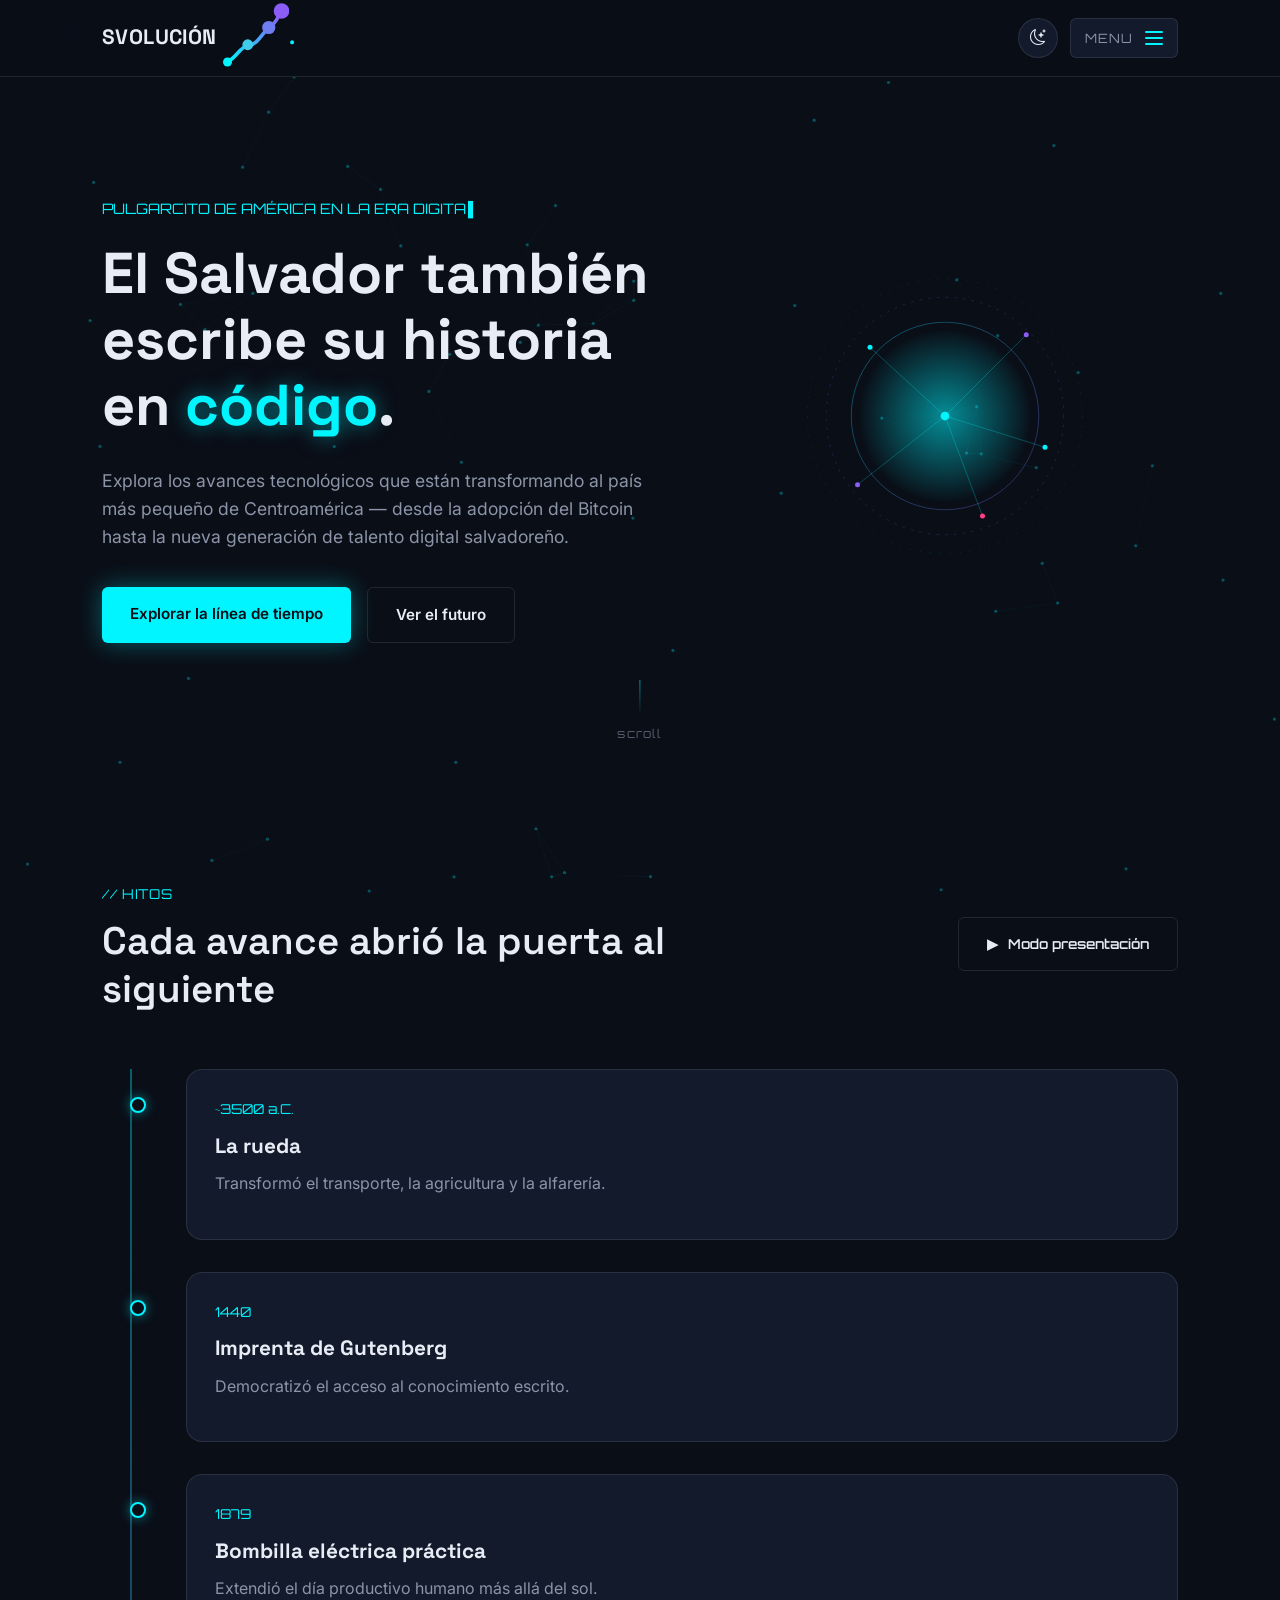
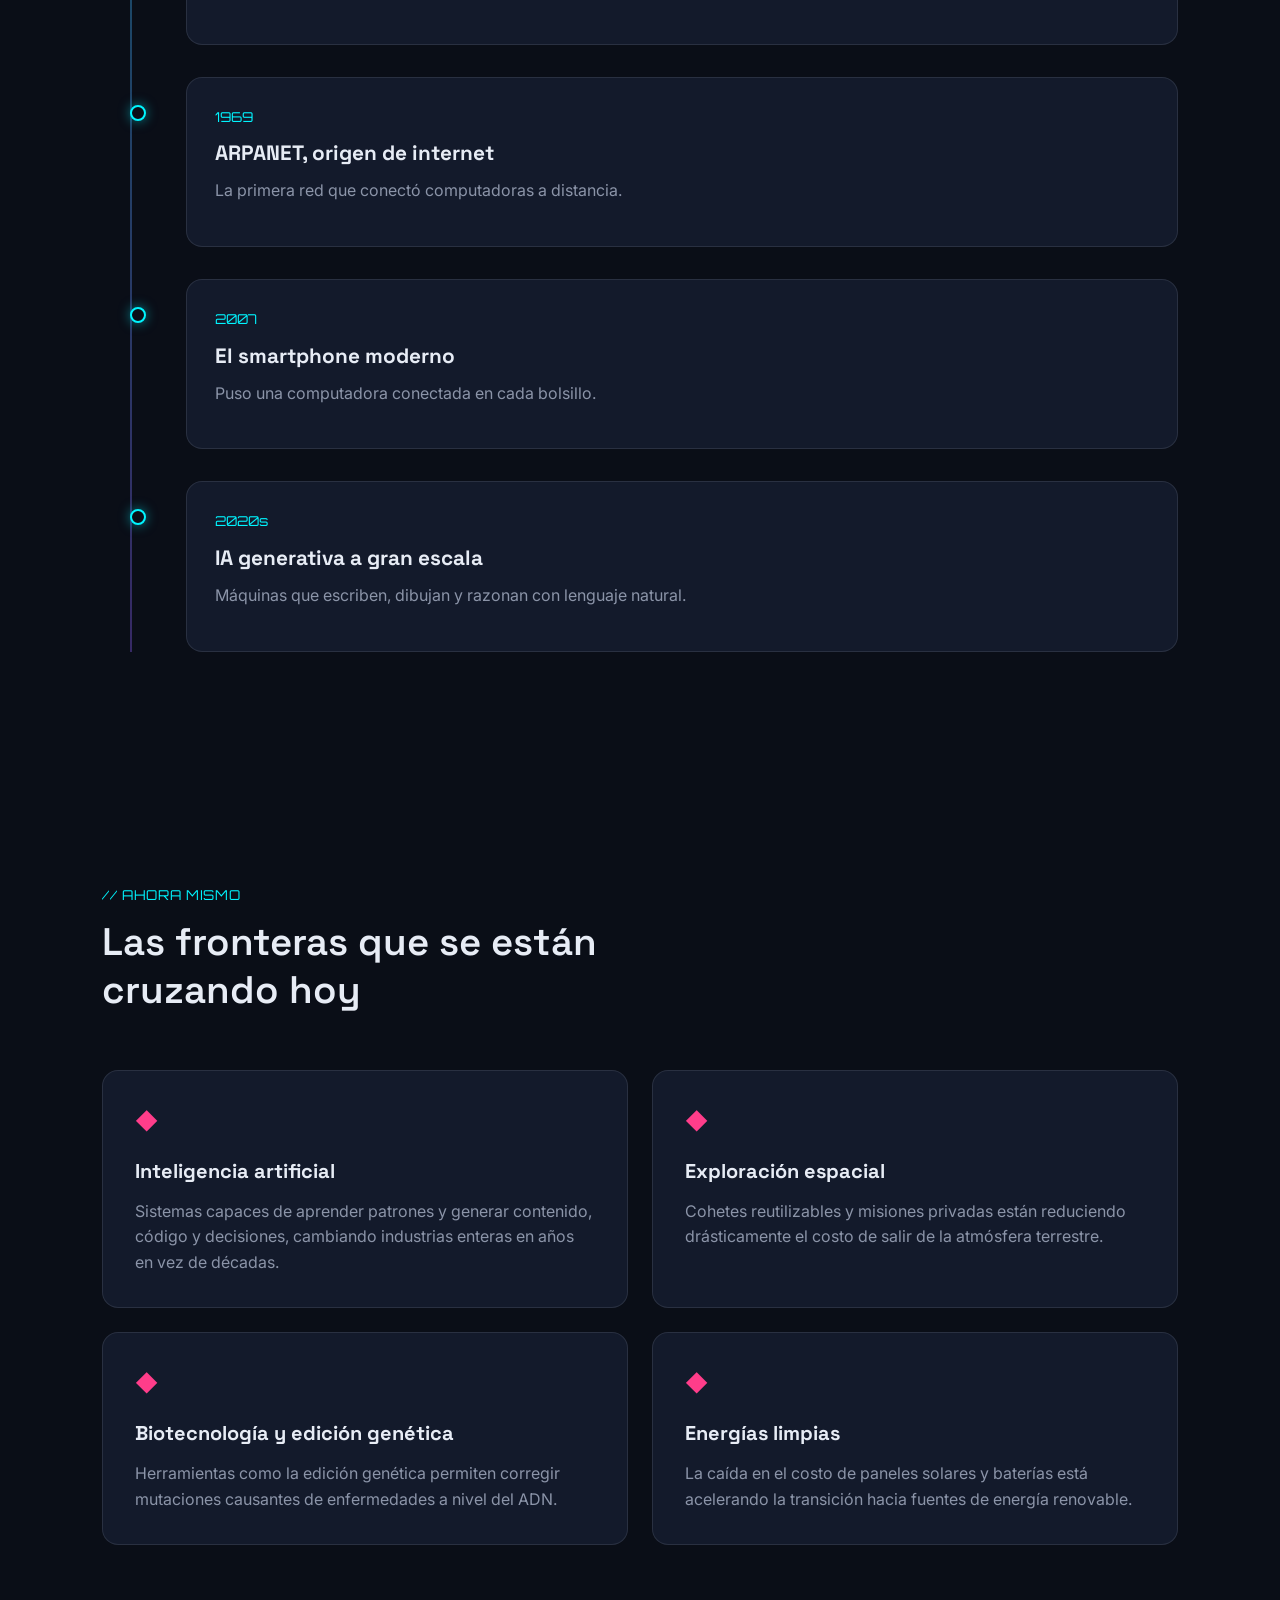
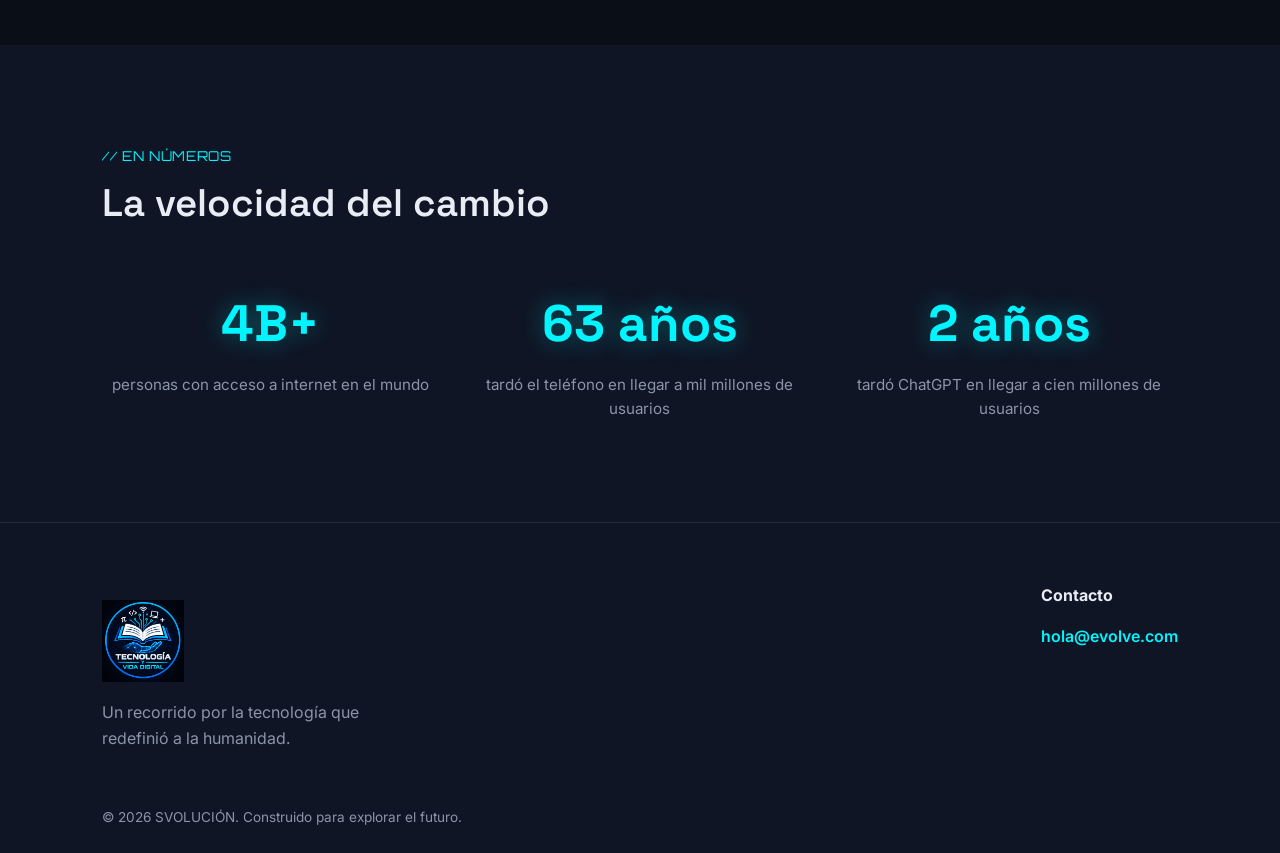
<file: index.html>
<!DOCTYPE html>
<html lang="es">
<head>
  <meta charset="UTF-8">
  <meta name="viewport" content="width=device-width, initial-scale=1.0">
  <title>SVOLUCIÓN — Avances Tecnológicos de la Humanidad</title>
  <meta name="description" content="Un recorrido interactivo por los hitos tecnológicos que transformaron a la humanidad, desde la rueda hasta la inteligencia artificial.">
  <link rel="preconnect" href="https://fonts.googleapis.com">
  <link rel="preconnect" href="https://fonts.gstatic.com" crossorigin>
  <link rel="stylesheet"href="https://cdn.jsdelivr.net/npm/bootstrap-icons@1.11.3/font/bootstrap-icons.min.css">
  <link href="https://fonts.googleapis.com/css2?family=Space+Grotesk:wght@400;500;600;700&family=Inter:wght@400;500;600&family=Orbitron:wght@500;600;700;800&display=swap" rel="stylesheet">
  <link rel="stylesheet" href="styles.css">
  
</head>
<body>

  <!-- Fondo animado de partículas -->
  <canvas id="particle-canvas"></canvas>

  <!-- Piso de cuadrícula en perspectiva (horizonte tecnológico) -->
  <div class="grid-floor" aria-hidden="true"></div>
  <!-- Rastro del cursor -->
   
  <canvas id="cursor-trail-canvas"></canvas>

  <!-- Barra de progreso de scroll -->
  <div class="scroll-progress" id="scroll-progress"></div>

  <!-- ===== HEADER / MENÚ ===== -->
  <header class="site-header" id="header">
    <div class="header-inner">
      
      <a href="#inicio" class="logo">SVOLUCIÓN<img src="Imagenes/icon2-dark.svg" ><span class="logo-dot">.</span></a>
      <div class="header-actions">
        <button class="icon-button" id="themeToggle"><i class="bi bi-moon-stars"></i></button>
        

        <button class="menu-toggle" id="menu-toggle" aria-label="Abrir menú" aria-expanded="false" aria-controls="main-nav">
          <span class="menu-toggle-label">MENU</span>
          <span class="menu-toggle-icon"><span></span><span></span><span></span></span>
        </button>
      </div>
    </div>

    <nav class="main-nav" id="main-nav">
      <ul>
        <li><a href="#inicio" class="active"> Inicio</a></li>
        <li><a href="nosotros.html"> Nosotros</a></li>
        <li><a href="marco teorico.html"> Marco teórico</a></li>
        <li><a href="resultado e impacto.html"> Resultado e impacto</a></li>
        <li><a href="propuestas de cambio.html"> Propuestas de cambio</a></li>
        <li><a href="#contacto"> Contacto</a></li>
      </ul>
    </nav>
  </header>

  <!-- ===== HERO ===== -->
  <section class="hero" id="inicio">
    <div class="hero-grid">
      <div class="hero-inner">
        <p class="hero-eyebrow" id="hero-typewriter"><span id="typewriter-text"></span><span class="typewriter-cursor">▌</span></p>
        <h1 class="hero-title">El Salvador también escribe su historia en <span class="glow-text">código</span>.</h1>
        <p class="hero-lead">Explora los avances tecnológicos que están transformando al país más pequeño de Centroamérica — desde la adopción del Bitcoin hasta la nueva generación de talento digital salvadoreño.</p>
        <div class="hero-actions">
          <a href="#linea-tiempo" class="btn btn-primary">Explorar la línea de tiempo</a>
          <a href="#fronteras" class="btn btn-ghost">Ver el futuro</a>
        </div>
      </div>

      <div class="hero-banner" aria-hidden="true">
        <svg viewBox="0 0 480 480" xmlns="http://www.w3.org/2000/svg">
          <defs>
            <radialGradient id="coreGlow" cx="50%" cy="50%" r="50%">
              <stop offset="0%" stop-color="#00F5FF" stop-opacity="0.55"/>
              <stop offset="100%" stop-color="#00F5FF" stop-opacity="0"/>
            </radialGradient>
            <linearGradient id="ringGrad" x1="0%" y1="0%" x2="100%" y2="100%">
              <stop offset="0%" stop-color="#00F5FF"/>
              <stop offset="100%" stop-color="#8B5CF6"/>
            </linearGradient>
          </defs>

          <circle class="hero-core-glow" cx="240" cy="240" r="140" fill="url(#coreGlow)"/>

          <circle cx="240" cy="240" r="150" fill="none" stroke="url(#ringGrad)" stroke-width="1" opacity="0.5"/>
          <circle class="orbit-ring" cx="240" cy="240" r="190" fill="none" stroke="#8B5CF6" stroke-width="1" opacity="0.35" stroke-dasharray="4 10"/>
          <circle class="orbit-ring orbit-ring-slow" cx="240" cy="240" r="220" fill="none" stroke="#00F5FF" stroke-width="1" opacity="0.2" stroke-dasharray="2 14"/>

          <!-- nodos conectados -->
          <g class="hero-lines" stroke="#00F5FF" stroke-width="1" opacity="0.4">
            <line x1="240" y1="240" x2="120" y2="130"/>
            <line x1="240" y1="240" x2="370" y2="110"/>
            <line x1="240" y1="240" x2="400" y2="290"/>
            <line x1="240" y1="240" x2="300" y2="400"/>
            <line x1="240" y1="240" x2="100" y2="350"/>
          </g>

          <circle class="pulse-node" cx="240" cy="240" r="7" fill="#00F5FF"/>
          <circle cx="120" cy="130" r="4" fill="#00F5FF"/>
          <circle cx="370" cy="110" r="4" fill="#8B5CF6"/>
          <circle cx="400" cy="290" r="4" fill="#00F5FF"/>
          <circle cx="300" cy="400" r="4" fill="#FF3D8A"/>
          <circle cx="100" cy="350" r="4" fill="#8B5CF6"/>
        </svg>
      </div>
    </div>

    <div class="hero-scroll-hint" aria-hidden="true">
      <span></span>
      <p>scroll</p>
    </div>
  </section>

  <!-- ===== LÍNEA DE TIEMPO ===== -->
  <section class="linea-tiempo" id="linea-tiempo">
    <div class="section-inner">
      <p class="section-eyebrow">// HITOS</p>
      <div class="linea-tiempo-header">
        <h2 class="section-title">Cada avance abrió la puerta al siguiente</h2>
        <button class="btn btn-ghost btn-presentacion" id="presentation-toggle">
          <span id="presentation-icon">▶</span> <span id="presentation-label">Modo presentación</span>
        </button>
      </div>

      <div class="timeline" id="timeline">
        <div class="timeline-line"></div>

        <article class="timeline-item" data-year="~3500 a.C.">
          <div class="timeline-marker"></div>
          <div class="timeline-card">
            <span class="timeline-year">~3500 a.C.</span>
            <h3>La rueda</h3>
            <p class="timeline-summary">Transformó el transporte, la agricultura y la alfarería.</p>
            <p class="timeline-detail">Una de las invenciones mecánicas más antiguas, permitió mover cargas pesadas con mucho menos esfuerzo y sentó las bases de la ingeniería mecánica que usamos hasta hoy.</p>
          </div>
        </article>

        <article class="timeline-item" data-year="1440">
          <div class="timeline-marker"></div>
          <div class="timeline-card">
            <span class="timeline-year">1440</span>
            <h3>Imprenta de Gutenberg</h3>
            <p class="timeline-summary">Democratizó el acceso al conocimiento escrito.</p>
            <p class="timeline-detail">Antes, copiar un libro tomaba meses a mano. La imprenta de tipos móviles permitió reproducir textos en masa, acelerando la alfabetización y la circulación de ideas por toda Europa.</p>
          </div>
        </article>

        <article class="timeline-item" data-year="1879">
          <div class="timeline-marker"></div>
          <div class="timeline-card">
            <span class="timeline-year">1879</span>
            <h3>Bombilla eléctrica práctica</h3>
            <p class="timeline-summary">Extendió el día productivo humano más allá del sol.</p>
            <p class="timeline-detail">La electrificación de hogares y ciudades cambió los ritmos de vida, la industria y sentó las bases de casi toda la tecnología moderna que depende de la energía eléctrica.</p>
          </div>
        </article>

        <article class="timeline-item" data-year="1969">
          <div class="timeline-marker"></div>
          <div class="timeline-card">
            <span class="timeline-year">1969</span>
            <h3>ARPANET, origen de internet</h3>
            <p class="timeline-summary">La primera red que conectó computadoras a distancia.</p>
            <p class="timeline-detail">Un proyecto de investigación conectó cuatro universidades en Estados Unidos. Décadas después, esa idea se convirtió en la red global que hoy conecta a miles de millones de personas.</p>
          </div>
        </article>

        <article class="timeline-item" data-year="2007">
          <div class="timeline-marker"></div>
          <div class="timeline-card">
            <span class="timeline-year">2007</span>
            <h3>El smartphone moderno</h3>
            <p class="timeline-summary">Puso una computadora conectada en cada bolsillo.</p>
            <p class="timeline-detail">Combinar teléfono, cámara, internet y pantalla táctil en un solo dispositivo cambió cómo trabajamos, socializamos y accedemos a la información en tiempo real.</p>
          </div>
        </article>

        <article class="timeline-item" data-year="2020s">
          <div class="timeline-marker"></div>
          <div class="timeline-card">
            <span class="timeline-year">2020s</span>
            <h3>IA generativa a gran escala</h3>
            <p class="timeline-summary">Máquinas que escriben, dibujan y razonan con lenguaje natural.</p>
            <p class="timeline-detail">Modelos de lenguaje e imagen entrenados con enormes cantidades de datos empezaron a asistir en tareas creativas, científicas y cotidianas, abriendo un nuevo capítulo en la relación humano-máquina.</p>
          </div>
        </article>
      </div>
    </div>
  </section>

  <!-- ===== FRONTERAS ACTUALES ===== -->
  <section class="fronteras" id="fronteras">
    <div class="section-inner">
      <p class="section-eyebrow">// AHORA MISMO</p>
      <h2 class="section-title">Las fronteras que se están cruzando hoy</h2>

      <div class="fronteras-grid">
        <article class="frontera-card">
          <div class="frontera-icon">◆</div>
          <h3>Inteligencia artificial</h3>
          <p>Sistemas capaces de aprender patrones y generar contenido, código y decisiones, cambiando industrias enteras en años en vez de décadas.</p>
        </article>

        <article class="frontera-card">
          <div class="frontera-icon">◆</div>
          <h3>Exploración espacial</h3>
          <p>Cohetes reutilizables y misiones privadas están reduciendo drásticamente el costo de salir de la atmósfera terrestre.</p>
        </article>

        <article class="frontera-card">
          <div class="frontera-icon">◆</div>
          <h3>Biotecnología y edición genética</h3>
          <p>Herramientas como la edición genética permiten corregir mutaciones causantes de enfermedades a nivel del ADN.</p>
        </article>

        <article class="frontera-card">
          <div class="frontera-icon">◆</div>
          <h3>Energías limpias</h3>
          <p>La caída en el costo de paneles solares y baterías está acelerando la transición hacia fuentes de energía renovable.</p>
        </article>
      </div>
    </div>
  </section>

  <!-- ===== IMPACTO / ESTADÍSTICAS ===== -->
  <section class="impacto" id="impacto">
    <div class="section-inner">
      <p class="section-eyebrow">// EN NÚMEROS</p>
      <h2 class="section-title">La velocidad del cambio</h2>

      <div class="stats-grid">
        <div class="stat-item">
          <span class="stat-number" data-target="5" data-suffix="B+">0</span>
          <p>personas con acceso a internet en el mundo</p>
        </div>
        <div class="stat-item">
          <span class="stat-number" data-target="75" data-suffix=" años">0</span>
          <p>tardó el teléfono en llegar a mil millones de usuarios</p>
        </div>
        <div class="stat-item">
          <span class="stat-number" data-target="2" data-suffix=" años">0</span>
          <p>tardó ChatGPT en llegar a cien millones de usuarios</p>
        </div>
      </div>
    </div>
  </section>

  <!-- ===== CONTACTO / FOOTER ===== -->
  <footer class="site-footer" id="contacto">
  <div class="footer-inner">
    <div class="footer-brand">
      <p class="logo"><img src="Imagenes/logo.png"></p>
      <p>Un recorrido por la tecnología que redefinió a la humanidad.</p>
    </div>
      <div class="footer-contact">
        <h3>Contacto</h3>
        <p><a href="mailto:hola@evolve.com">hola@evolve.com</a></p>
      </div>
    </div>
    <p class="footer-bottom">© 2026 SVOLUCIÓN. Construido para explorar el futuro.</p>
  </footer>

  <!-- ===== MODO PRESENTACIÓN (diapositivas) ===== -->
  <div class="presentation-overlay" id="presentation-overlay" role="dialog" aria-modal="true" aria-label="Modo presentación">
    <button class="presentation-close" id="presentation-close" aria-label="Cerrar presentación">✕</button>

    <div class="presentation-slide">
      <span class="presentation-slide-year" id="slide-year"></span>
      <h2 class="presentation-slide-title" id="slide-title"></h2>
      <p class="presentation-slide-summary" id="slide-summary"></p>
      <p class="presentation-slide-detail" id="slide-detail"></p>
    </div>

    <div class="presentation-controls">
      <button class="icon-btn" id="slide-prev" aria-label="Diapositiva anterior">←</button>
      <div class="presentation-dots" id="presentation-dots"></div>
      <button class="icon-btn" id="slide-next" aria-label="Siguiente diapositiva">→</button>
      <button class="icon-btn" id="slide-autoplay" aria-label="Avance automático">▶</button>
    </div>

    <span class="presentation-counter" id="presentation-counter"></span>
  </div>

  <script src="script.js"></script>
</body>
</html>
</file>
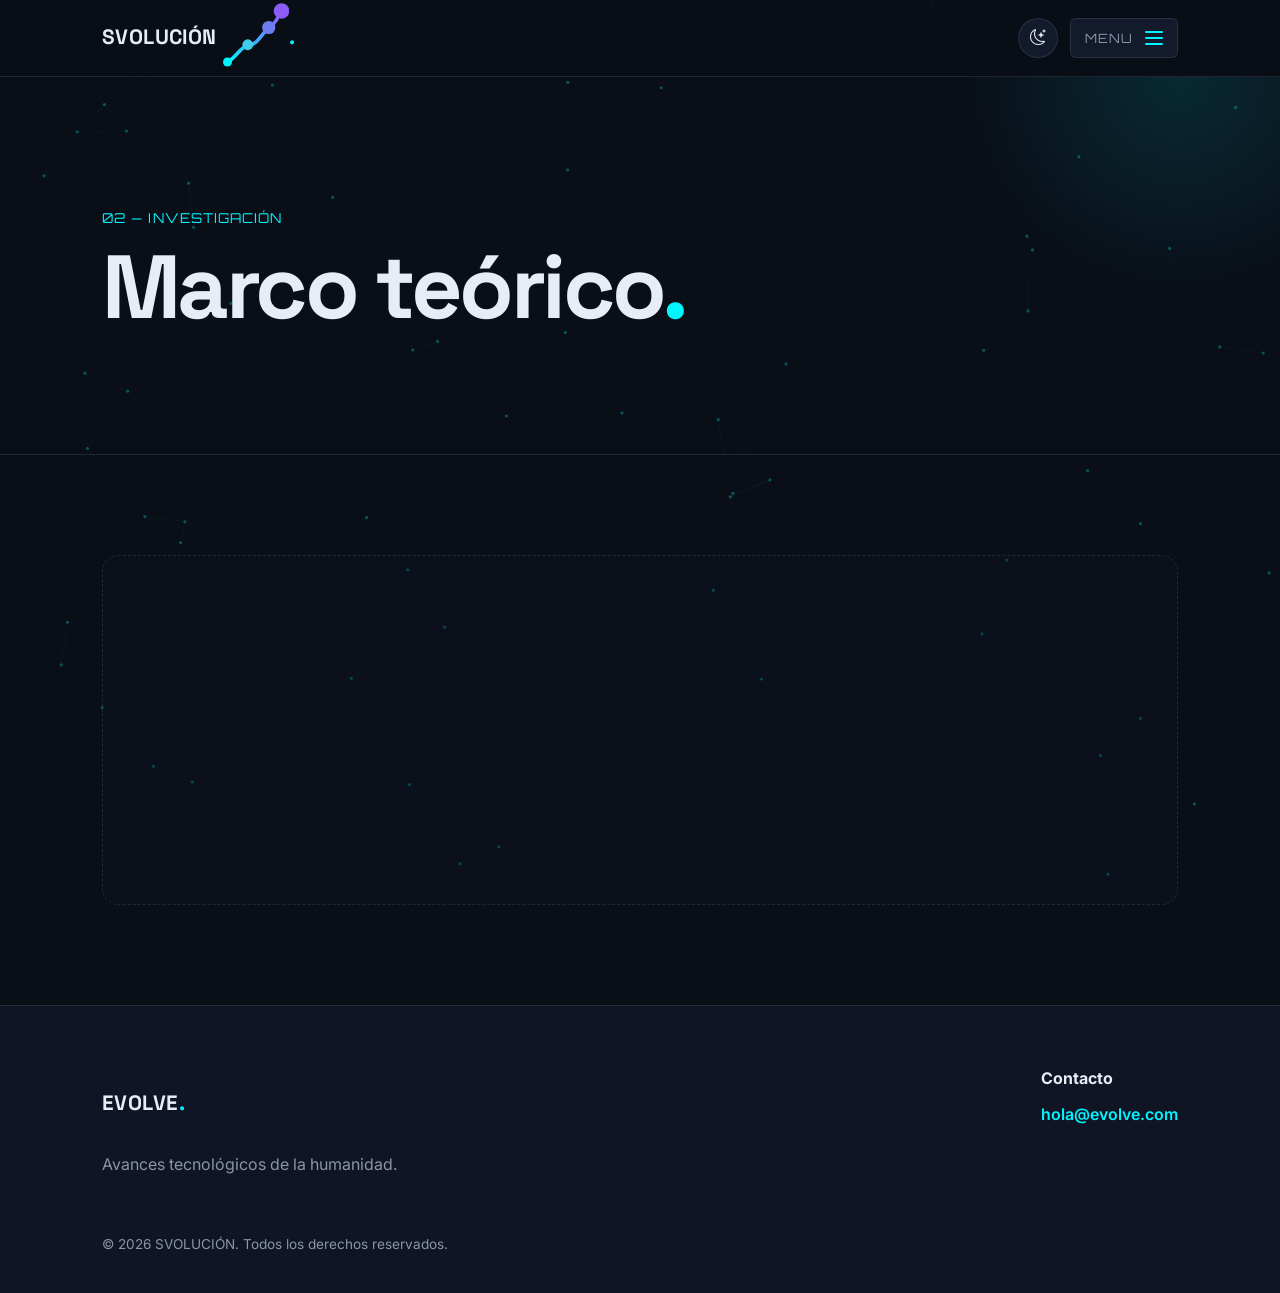
<file: marco teorico.html>
<!DOCTYPE html>
<html lang="es">
<head>
  <meta charset="UTF-8">
  <meta name="viewport" content="width=device-width, initial-scale=1.0">

  <title>Marco teórico — EVOLVE</title>
  <meta name="description" content="Marco teórico del proyecto EVOLVE sobre los avances tecnológicos de la humanidad.">
  <link rel="preconnect" href="https://fonts.googleapis.com">
  <link rel="preconnect" href="https://fonts.gstatic.com" crossorigin>
   <link href="https://fonts.googleapis.com/css2?family=Space+Grotesk:wght@400;500;600;700&family=Inter:wght@400;500;600&family=Orbitron:wght@500;600;700;800&display=swap" rel="stylesheet">
 <link rel="stylesheet" href="https://cdn.jsdelivr.net/npm/bootstrap-icons@1.11.3/font/bootstrap-icons.min.css">
  <link rel="stylesheet" href="styles.css">
</head>

<body>

  <!-- Fondo animado -->
  <canvas id="particle-canvas"></canvas>
  <canvas id="cursor-trail-canvas"></canvas>

  <!-- Barra de progreso -->
  <div class="scroll-progress" id="scroll-progress"></div>

  <!-- HEADER -->
  <header class="site-header" id="header">

    <div class="header-inner">

      <a href="#inicio" class="logo">SVOLUCIÓN<img src="Imagenes/icon2-dark.svg" ><span class="logo-dot">.</span></a>

        <div class="header-actions">
        <button class="icon-button" id="themeToggle"><i class="bi bi-moon-stars"></i></button>

        <button
          class="menu-toggle"
          id="menu-toggle"
          aria-label="Abrir menú"
          aria-expanded="false"
          aria-controls="main-nav"
        >
          <span class="menu-toggle-label">MENU</span>

          <span class="menu-toggle-icon">
            <span></span>
            <span></span>
            <span></span>
          </span>
        </button>

      </div>

    </div>

    <nav class="main-nav" id="main-nav">

      <ul>

        <li><a href="index.html"> Inicio </a></li>
        <li><a href="nosotros.html"> Nosotros</a></li>
        <li><a href="marco teorico.html" class="active"> Marco teórico</a></li>
        <li><a href="resultado e impacto.html"> Resultado e impacto</a></li>
        <li><a href="propuestas de cambio.html"> Propuestas de cambio</a></li>
        <li><a href="index.html#contacto"> Contacto </a></li>

      </ul>

    </nav>

  </header>


  <!-- HERO -->
  <main>

    <section class="page-hero">

      <div class="page-hero-inner">

        <p class="page-eyebrow"> 02 — INVESTIGACIÓN</p>
        <h1 class="page-title">Marco teórico<span>.</span></h1>

        <p class="page-subtitle">
          <!-- Aquí irá la introducción del marco teórico -->
        </p>

      </div>

    </section>


    <!-- CONTENIDO -->
    <section class="page-content">

      <div class="page-content-inner">

        <div class="empty-content">
          <!-- AQUÍ AGREGAREMOS EL MARCO TEÓRICO -->
        </div>

      </div>

    </section>

  </main>


  <!-- FOOTER -->
  <footer class="site-footer">

    <div class="footer-inner">

      <div class="footer-brand">

        <a href="index.html" class="logo">
          EVOLVE<span class="logo-dot">.</span>
        </a>

        <p>
          Avances tecnológicos de la humanidad.
        </p>

      </div>

      <div class="footer-contact">

        <h3>Contacto</h3>

        <a href="mailto:hola@evolve.com">
          hola@evolve.com
        </a>

      </div>

    </div>

    <div class="footer-bottom">
      <p>© 2026 SVOLUCIÓN. Todos los derechos reservados.</p>
    </div>

  </footer>


  <script src="script.js"></script>

</body>
</html>
</file>
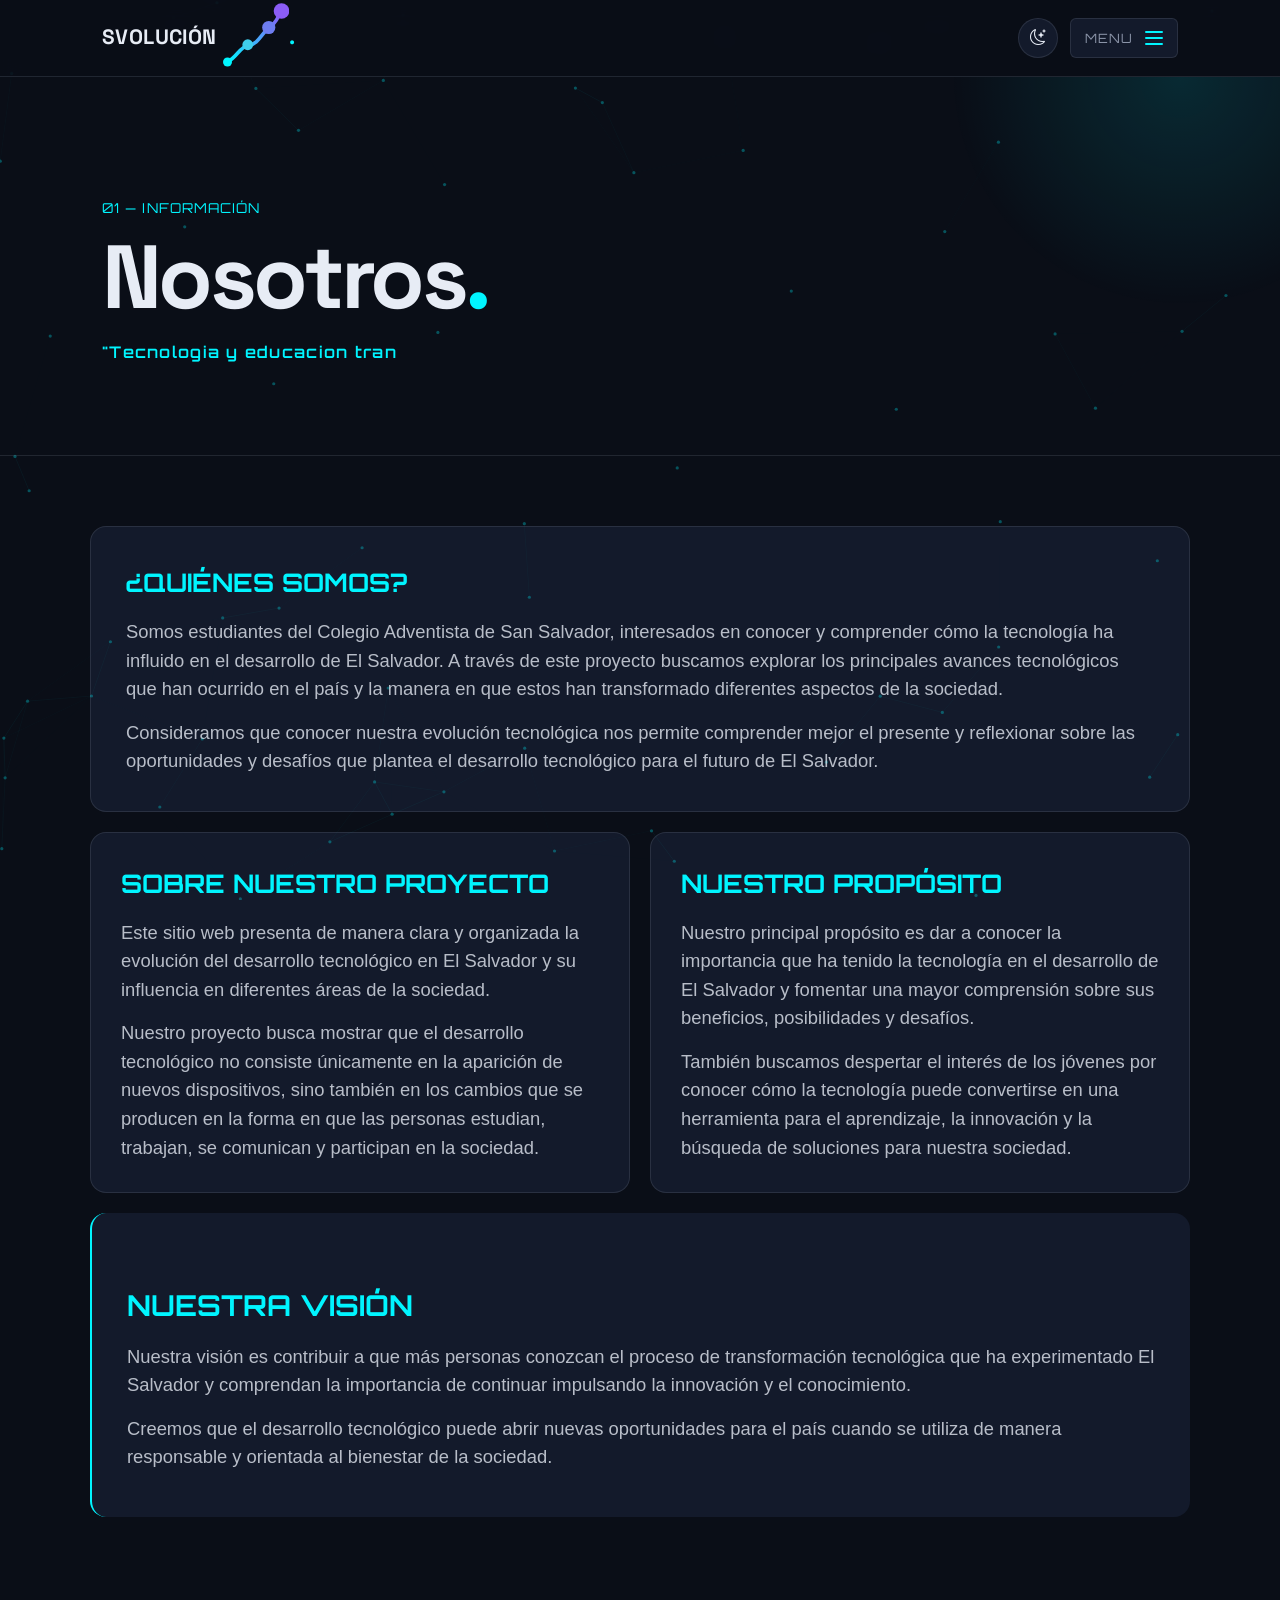
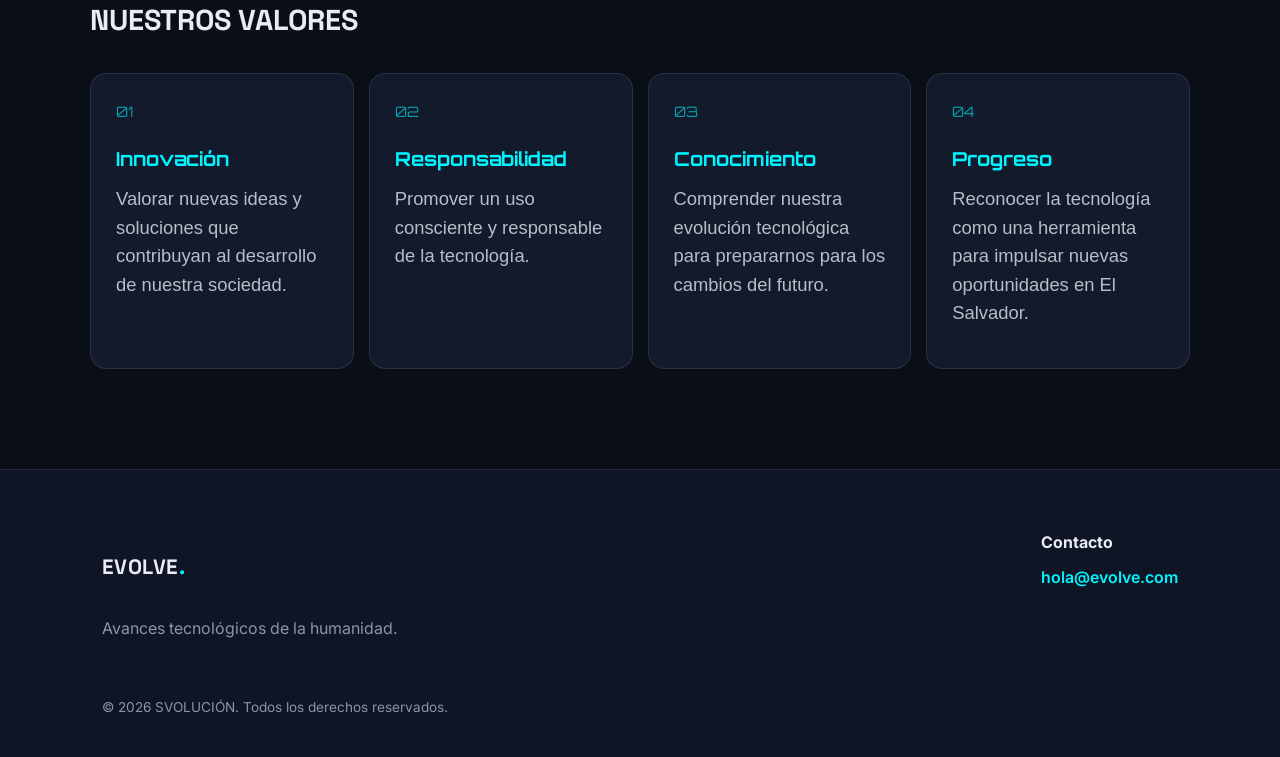
<file: nosotros.html>
<!DOCTYPE html>
<html lang="es">
<head>
  <meta charset="UTF-8">
  <meta name="viewport" content="width=device-width, initial-scale=1.0">

  <title>Nosotros — SVOLUCIÓN</title>
  <link rel="preconnect" href="https://fonts.googleapis.com">
  <link rel="preconnect" href="https://fonts.gstatic.com" crossorigin>
  <link rel="stylesheet" href="https://cdn.jsdelivr.net/npm/bootstrap-icons@1.11.3/font/bootstrap-icons.min.css">
  <link href="https://fonts.googleapis.com/css2?family=Space+Grotesk:wght@400;500;600;700&family=Inter:wght@400;500;600&family=Orbitron:wght@500;600;700;800&display=swap" rel="stylesheet">
  <link rel="stylesheet" href="styles.css">
  <link rel="stylesheet" href="nosotros.css">
</head>

<body>

  <!-- Fondo animado -->
  <canvas id="particle-canvas"></canvas>
  <canvas id="cursor-trail-canvas"></canvas>

  <!-- Barra de progreso -->
  <div class="scroll-progress" id="scroll-progress"></div>

  <!-- HEADER -->
  <header class="site-header" id="header">

    <div class="header-inner">
<a href="#inicio" class="logo">SVOLUCIÓN<img src="Imagenes/icon2-dark.svg" ><span class="logo-dot">.</span></a>

      <div class="header-actions">
        <button class="icon-button" id="themeToggle"><i class="bi bi-moon-stars"></i></button>

        <button
          class="menu-toggle"
          id="menu-toggle"
          aria-label="Abrir menú"
          aria-expanded="false"
          aria-controls="main-nav"
        >
          <span class="menu-toggle-label">MENU</span>

          <span class="menu-toggle-icon">
            <span></span>
            <span></span>
            <span></span>
          </span>
        </button>

      </div>

    </div>

    <nav class="main-nav" id="main-nav">

      <ul>
        <li><a href="index.html"> Inicio</a></li>
        <li><a href="nosotros.html" class="active">  Nosotros </a></li>
        <li><a href="marco teorico.html"> Marco teórico</a></li>
        <li><a href="resultado e impacto.html"> Resultado e impacto</a></li>
        <li><a href="propuestas de cambio.html"> Propuestas de cambio</a></li>
        <li> <a href="index.html#contacto"> Contacto</a></li>
      </ul>

    </nav>

  </header>


  <!-- HERO DE LA PÁGINA -->
  <main>

    <section class="page-hero">

      <div class="page-hero-inner">

        <p class="page-eyebrow"> 01 — INFORMACIÓN</p>

        <h1 class="page-title">Nosotros<span>.</span></h1>
        <p id="nosotros-typewriter">
      </div>

    </section>

<!-- CONTENIDO  DE NOSOTROS -->
    <section class="about-card">
<section class="nosotros-extra">

  <!-- QUIÉNES SOMOS -->
  <div class="nosotros-bloque">
    <div class="nosotros-texto">
      <h2>¿QUIÉNES SOMOS?</h2>
      <p>
        Somos estudiantes del Colegio Adventista de San Salvador, interesados en conocer y comprender
        cómo la tecnología ha influido en el desarrollo de El Salvador.
        A través de este proyecto buscamos explorar los principales avances
        tecnológicos que han ocurrido en el país y la manera en que estos
        han transformado diferentes aspectos de la sociedad.
      </p>

      <p>
        Consideramos que conocer nuestra evolución tecnológica nos permite
        comprender mejor el presente y reflexionar sobre las oportunidades
        y desafíos que plantea el desarrollo tecnológico para el futuro
        de El Salvador.
      </p>

    </div>

  </div>


  <!-- PROYECTO Y PROPÓSITO -->
  <div class="nosotros-columnas">

    <div class="nosotros-bloque">
      <div class="nosotros-texto">
        <h2>SOBRE NUESTRO PROYECTO</h2>
        <p>
          Este sitio web presenta de manera clara y organizada la evolución
          del desarrollo tecnológico en El Salvador y su influencia en
          diferentes áreas de la sociedad.
        </p>

        <p>
          Nuestro proyecto busca mostrar que el desarrollo tecnológico
          no consiste únicamente en la aparición de nuevos dispositivos,
          sino también en los cambios que se producen en la forma en que
          las personas estudian, trabajan, se comunican y participan
          en la sociedad.
        </p>

      </div>

    </div>


    <div class="nosotros-bloque">
      <div class="nosotros-texto">
        <h2>NUESTRO PROPÓSITO</h2>
        <p>
          Nuestro principal propósito es dar a conocer la importancia que
          ha tenido la tecnología en el desarrollo de El Salvador y fomentar
          una mayor comprensión sobre sus beneficios, posibilidades y desafíos.
        </p>

        <p>
          También buscamos despertar el interés de los jóvenes por conocer
          cómo la tecnología puede convertirse en una herramienta para el
          aprendizaje, la innovación y la búsqueda de soluciones para
          nuestra sociedad.
        </p>

      </div>

    </div>

  </div>


  <!-- VISIÓN -->
  <div class="nosotros-vision">
    <div class="nosotros-numero"></div>
    <div>
      <h2>NUESTRA VISIÓN</h2>
      <p>
        Nuestra visión es contribuir a que más personas conozcan el proceso
        de transformación tecnológica que ha experimentado El Salvador y
        comprendan la importancia de continuar impulsando la innovación
        y el conocimiento.
      </p>

      <p>
        Creemos que el desarrollo tecnológico puede abrir nuevas
        oportunidades para el país cuando se utiliza de manera responsable
        y orientada al bienestar de la sociedad.
      </p>

    </div>

  </div>


  <!-- VALORES -->
  <div class="nosotros-valores">
    <div class="nosotros-valores-titulo">
      <h2>NUESTROS VALORES</h2>
    </div>

    <div class="nosotros-valores-grid">

      <div class="nosotros-valor">
        <span>01 </span>
        <h3>Innovación</h3>
        <p>
          Valorar nuevas ideas y soluciones que contribuyan al desarrollo
          de nuestra sociedad.
        </p>
      </div>


      <div class="nosotros-valor">
        <span>02</span>
        <h3>Responsabilidad</h3>
        <p>
          Promover un uso consciente y responsable de la tecnología.
        </p>
      </div>


      <div class="nosotros-valor">
        <span>03</span>
        <h3>Conocimiento</h3>
        <p>
          Comprender nuestra evolución tecnológica para prepararnos
          para los cambios del futuro.
        </p>
      </div>


      <div class="nosotros-valor">
        <span>04</span>
        <h3>Progreso</h3>
        <p>
          Reconocer la tecnología como una herramienta para impulsar
          nuevas oportunidades en El Salvador.
        </p>
      </div>

    </div>

  </div>

</section>
  </main>


  <!-- FOOTER -->
  <footer class="site-footer">

    <div class="footer-inner">

      <div class="footer-brand">

        <a href="index.html" class="logo">
          EVOLVE<span class="logo-dot">.</span>
        </a>

        <p>
          Avances tecnológicos de la humanidad.
        </p>

      </div>

      <div class="footer-contact">

        <h3>Contacto</h3>

        <a href="mailto:hola@evolve.com">
          hola@evolve.com
        </a>

      </div>

    </div>

    <div class="footer-bottom">
      <p>© 2026 SVOLUCIÓN. Todos los derechos reservados.</p>
    </div>

  </footer>


  <script src="script.js"></script>

</body>
</html>
</file>
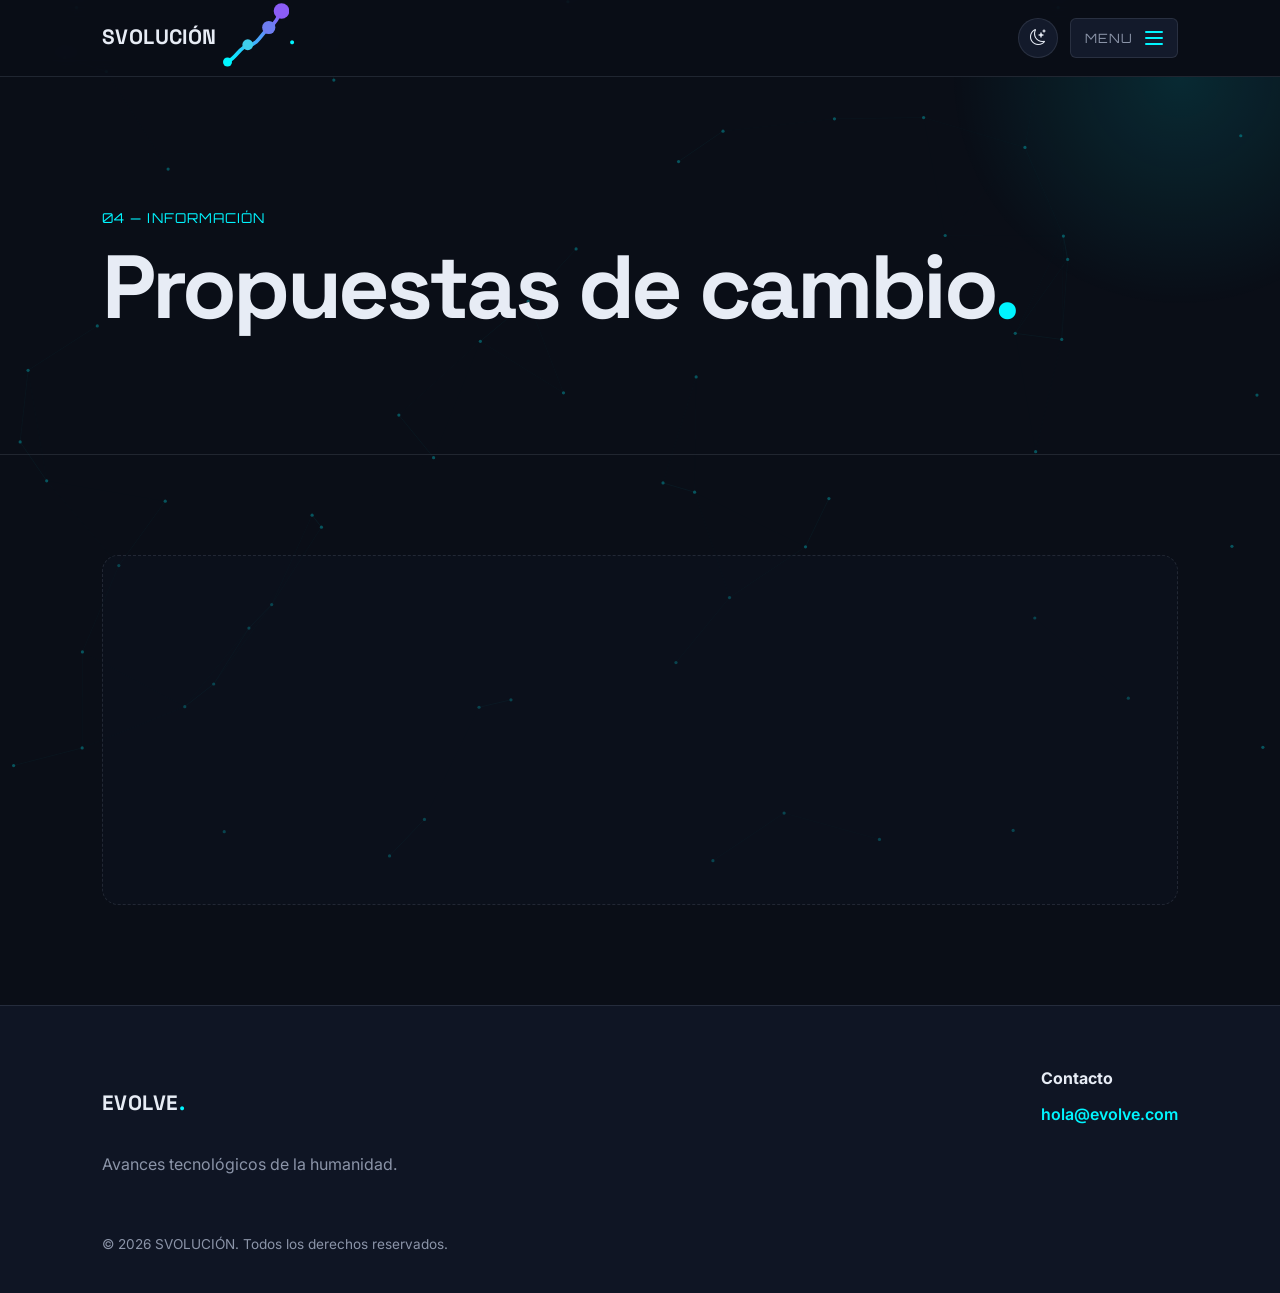
<file: propuestas de cambio.html>
<!DOCTYPE html>
<html lang="es">
<head>
  <meta charset="UTF-8">
  <meta name="viewport" content="width=device-width, initial-scale=1.0">

  <title>Propuestas de cambio — EVOLVE</title>
  <meta name="description" content="Conoce EVOLVE y el propósito de nuestro proyecto sobre los avances tecnológicos de la humanidad.">
  <link rel="preconnect" href="https://fonts.googleapis.com">
  <link rel="preconnect" href="https://fonts.gstatic.com" crossorigin>
  <link href="https://fonts.googleapis.com/css2?family=Space+Grotesk:wght@400;500;600;700&family=Inter:wght@400;500;600&family=Orbitron:wght@500;600;700;800&display=swap" rel="stylesheet">
  <link rel="stylesheet" href="https://cdn.jsdelivr.net/npm/bootstrap-icons@1.11.3/font/bootstrap-icons.min.css">
  <link rel="stylesheet" href="styles.css">
</head>

<body>

  <!-- Fondo animado -->
  <canvas id="particle-canvas"></canvas>
  <canvas id="cursor-trail-canvas"></canvas>

  <!-- Barra de progreso -->
  <div class="scroll-progress" id="scroll-progress"></div>

  <!-- HEADER -->
  <header class="site-header" id="header">

    <div class="header-inner">

      <a href="#inicio" class="logo">SVOLUCIÓN<img src="Imagenes/icon2-dark.svg" ><span class="logo-dot">.</span></a>

      <div class="header-actions">
        <button class="icon-button" id="themeToggle"><i class="bi bi-moon-stars"></i></button>


        <button
          class="menu-toggle"
          id="menu-toggle"
          aria-label="Abrir menú"
          aria-expanded="false"
          aria-controls="main-nav"
        >
          <span class="menu-toggle-label">MENU</span>

          <span class="menu-toggle-icon">
            <span></span>
            <span></span>
            <span></span>
          </span>
        </button>

      </div>

    </div>

    <nav class="main-nav" id="main-nav">

      <ul>
        <li><a href="index.html"> Inicio</a></li>
        <li><a href="nosotros.html">  Nosotros </a></li>
        <li><a href="marco teorico.html"> Marco teórico</a></li>
        <li><a href="resultado e impacto.html"> Resultado e impacto</a></li>
        <li><a href="propuestas de cambio.html" class="active"> Propuestas de cambio</a></li>
        <li> <a href="index.html#contacto"> Contacto</a></li>
      </ul>

    </nav>

  </header>


  <!-- HERO DE LA PÁGINA -->
  <main>

    <section class="page-hero">

      <div class="page-hero-inner">

        <p class="page-eyebrow"> 04 — INFORMACIÓN</p>

        <h1 class="page-title">
          Propuestas de cambio<span>.</span>
        </h1>

        <p class="page-subtitle">
          <!-- Aquí irá la introducción de la página Propuestas de cambio -->
        </p>

      </div>

    </section>


    <!-- CONTENIDO -->
    <section class="page-content">

      <div class="page-content-inner">

        <div class="empty-content">
          <!-- AQUÍ AGREGAREMOS EL CONTENIDO -->
        </div>

      </div>

    </section>

  </main>


  <!-- FOOTER -->
  <footer class="site-footer">

    <div class="footer-inner">

      <div class="footer-brand">

        <a href="index.html" class="logo">
          EVOLVE<span class="logo-dot">.</span>
        </a>

        <p>
          Avances tecnológicos de la humanidad.
        </p>

      </div>

      <div class="footer-contact">

        <h3>Contacto</h3>

        <a href="mailto:hola@evolve.com">
          hola@evolve.com
        </a>

      </div>

    </div>

    <div class="footer-bottom">
      <p>© 2026 SVOLUCIÓN. Todos los derechos reservados.</p>
    </div>

  </footer>


  <script src="script.js"></script>

</body>
</html>
</file>
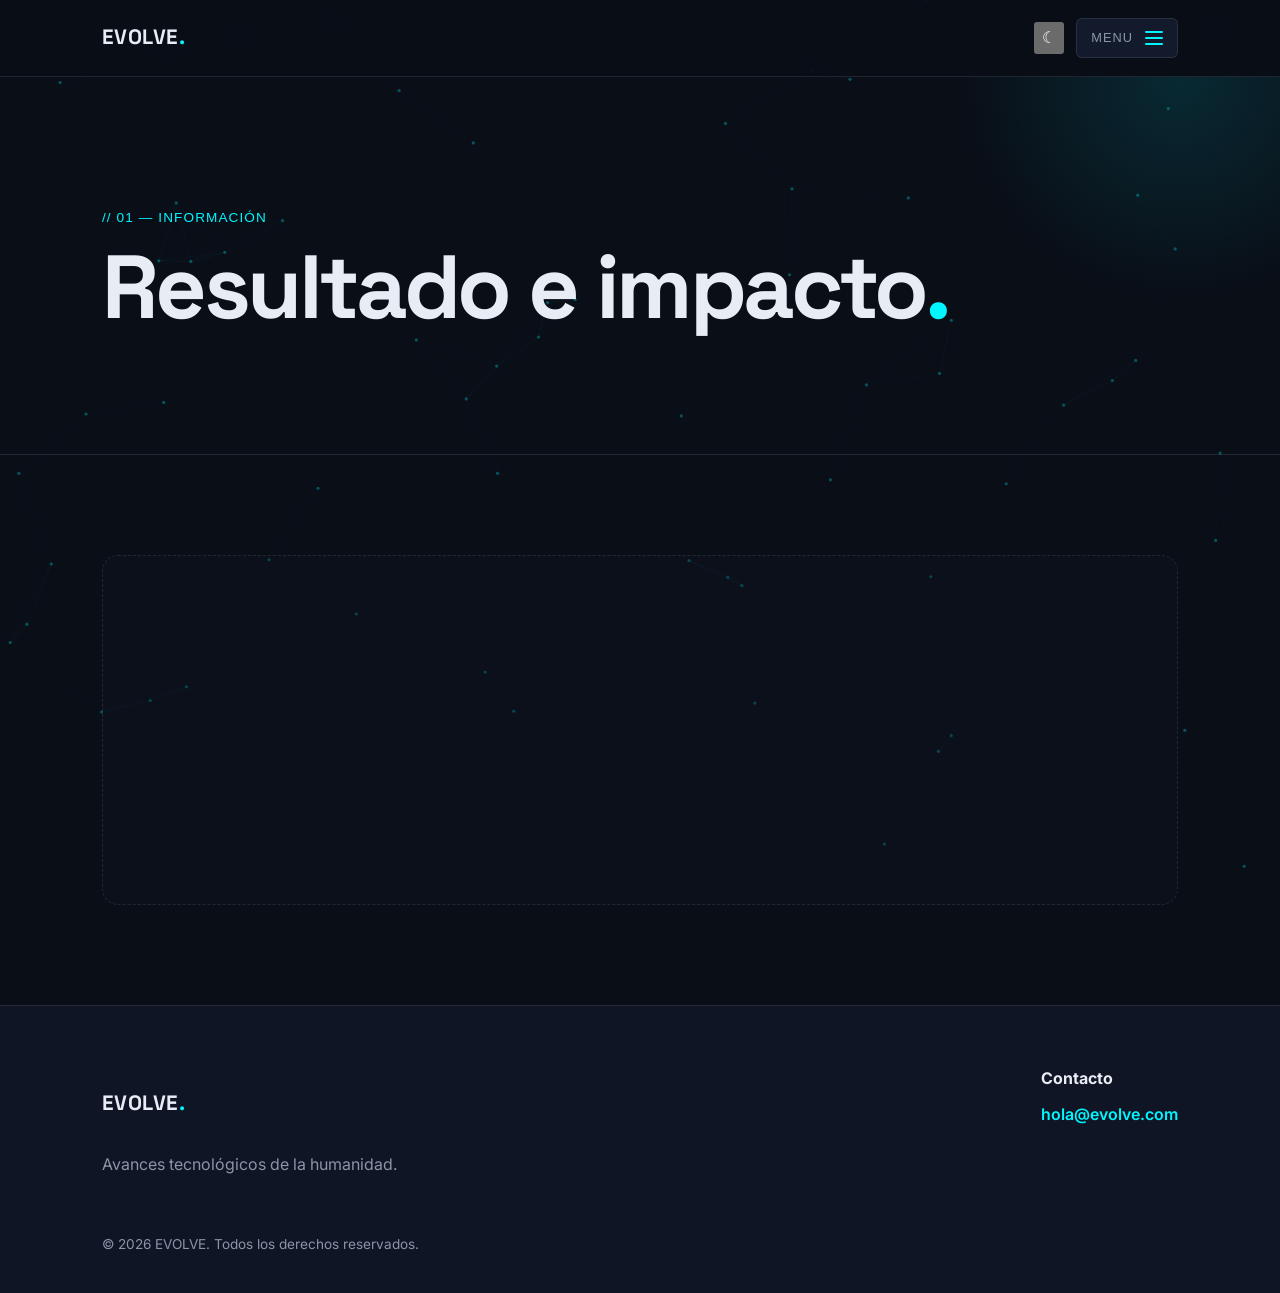
<file: Resultado e impacto.html>
<!DOCTYPE html>
<html lang="es">
<head>
  <meta charset="UTF-8">
  <meta name="viewport" content="width=device-width, initial-scale=1.0">

  <title>Resultado e impacto — EVOLVE</title>

  <meta
    name="description"
    content="Conoce EVOLVE y el propósito de nuestro proyecto sobre los avances tecnológicos de la humanidad."
  >

  <link rel="preconnect" href="https://fonts.googleapis.com">
  <link rel="preconnect" href="https://fonts.gstatic.com" crossorigin>

  <link
    href="https://fonts.googleapis.com/css2?family=Space+Grotesk:wght@400;500;600;700&family=Inter:wght@400;500;600&family=JetBrains+Mono:wght@400;500&display=swap"
    rel="stylesheet"
  >

  <link rel="stylesheet" href="styles.css">
</head>

<body>

  <!-- Fondo animado -->
  <canvas id="particle-canvas"></canvas>
  <canvas id="cursor-trail-canvas"></canvas>

  <!-- Barra de progreso -->
  <div class="scroll-progress" id="scroll-progress"></div>

  <!-- HEADER -->
  <header class="site-header" id="header">

    <div class="header-inner">

      <a href="index.html" class="logo">
        EVOLVE<span class="logo-dot">.</span>
      </a>

      <div class="header-actions">

        <button
          class="icon-btn"
          id="theme-toggle"
          aria-label="Cambiar tema claro/oscuro"
        >
          <span id="theme-icon">☾</span>
        </button>

        <button
          class="menu-toggle"
          id="menu-toggle"
          aria-label="Abrir menú"
          aria-expanded="false"
          aria-controls="main-nav"
        >
          <span class="menu-toggle-label">MENU</span>

          <span class="menu-toggle-icon">
            <span></span>
            <span></span>
            <span></span>
          </span>
        </button>

      </div>

    </div>

    <nav class="main-nav" id="main-nav">

      <ul>
        <li><a href="index.html"> Inicio</a></li>
        <li><a href="nosotros.html">  Nosotros </a></li>
        <li><a href="marco teorico.html"> Marco teórico</a></li>
        <li><a href="resultado e impacto.html" class="active"> Resultado e impacto</a></li>
        <li><a href="propuestas de cambio.html"> Propuestas de cambio</a></li>
        <li> <a href="index.html#contacto"> Contacto</a></li>
      </ul>

    </nav>

  </header>


  <!-- HERO DE LA PÁGINA -->
  <main>

    <section class="page-hero">

      <div class="page-hero-inner">

        <p class="page-eyebrow">// 01 — INFORMACIÓN</p>

        <h1 class="page-title">
          Resultado e impacto<span>.</span>
        </h1>

        <p class="page-subtitle">
          <!-- Aquí irá la introducción de la página Resultado e impacto -->
        </p>

      </div>

    </section>


    <!-- CONTENIDO -->
    <section class="page-content">

      <div class="page-content-inner">

        <div class="empty-content">
          <!-- AQUÍ AGREGAREMOS EL CONTENIDO -->
        </div>

      </div>

    </section>

  </main>


  <!-- FOOTER -->
  <footer class="site-footer">

    <div class="footer-inner">

      <div class="footer-brand">

        <a href="index.html" class="logo">
          EVOLVE<span class="logo-dot">.</span>
        </a>

        <p>
          Avances tecnológicos de la humanidad.
        </p>

      </div>

      <div class="footer-contact">

        <h3>Contacto</h3>

        <a href="mailto:hola@evolve.com">
          hola@evolve.com
        </a>

      </div>

    </div>

    <div class="footer-bottom">
      <p>© 2026 EVOLVE. Todos los derechos reservados.</p>
    </div>

  </footer>


  <script src="script.js"></script>

</body>
</html>
</file>
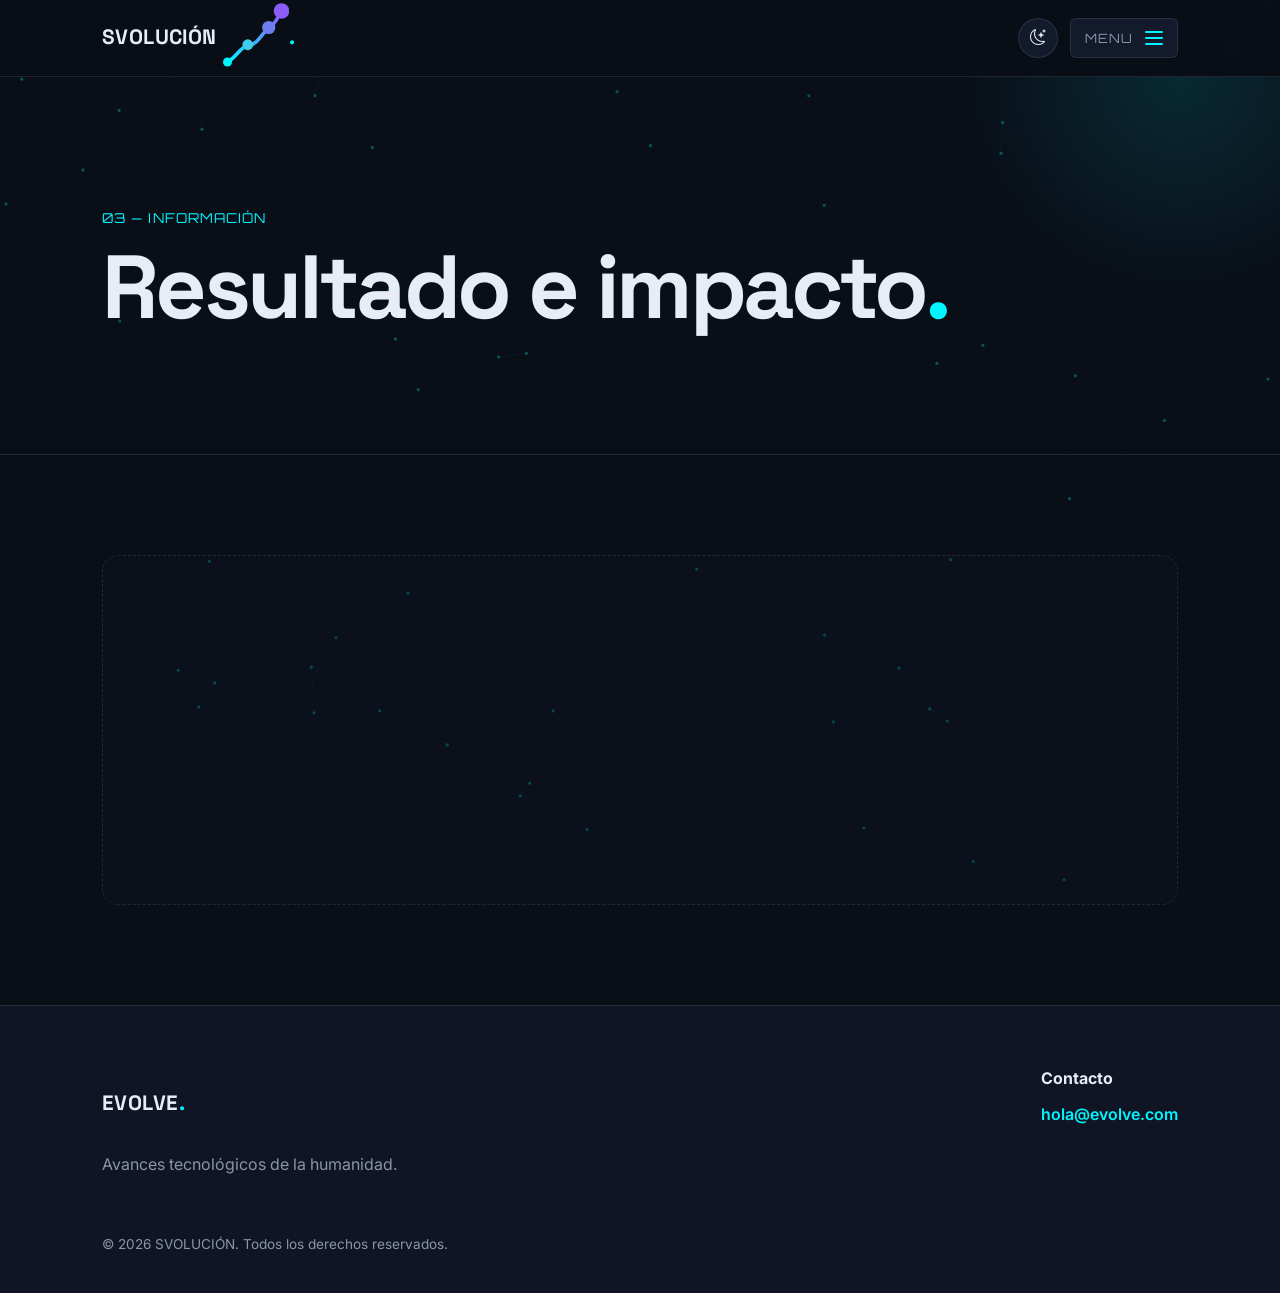
<file: resultado e impacto.html>
<!DOCTYPE html>
<html lang="es">
<head>
  <meta charset="UTF-8">
  <meta name="viewport" content="width=device-width, initial-scale=1.0">

  <title>Resultado e impacto — EVOLVE</title>

  <meta name="description" content="Conoce EVOLVE y el propósito de nuestro proyecto sobre los avances tecnológicos de la humanidad.">

  <link rel="preconnect" href="https://fonts.googleapis.com">
  <link rel="preconnect" href="https://fonts.gstatic.com" crossorigin>
  <link href="https://fonts.googleapis.com/css2?family=Space+Grotesk:wght@400;500;600;700&family=Inter:wght@400;500;600&family=Orbitron:wght@500;600;700;800&display=swap" rel="stylesheet">
  <link rel="stylesheet" href="https://cdn.jsdelivr.net/npm/bootstrap-icons@1.11.3/font/bootstrap-icons.min.css">
  <link rel="stylesheet" href="styles.css">
</head>

<body>

  <!-- Fondo animado -->
  <canvas id="particle-canvas"></canvas>
  <canvas id="cursor-trail-canvas"></canvas>

  <!-- Barra de progreso -->
  <div class="scroll-progress" id="scroll-progress"></div>

  <!-- HEADER -->
  <header class="site-header" id="header">

    <div class="header-inner">

      <a href="#inicio" class="logo">SVOLUCIÓN<img src="Imagenes/icon2-dark.svg" ><span class="logo-dot">.</span></a>

        <div class="header-actions">
        <button class="icon-button" id="themeToggle"><i class="bi bi-moon-stars"></i></button>

        <button
          class="menu-toggle"
          id="menu-toggle"
          aria-label="Abrir menú"
          aria-expanded="false"
          aria-controls="main-nav"
        >
          <span class="menu-toggle-label">MENU</span>

          <span class="menu-toggle-icon">
            <span></span>
            <span></span>
            <span></span>
          </span>
        </button>

      </div>

    </div>

    <nav class="main-nav" id="main-nav">

      <ul>
        <li><a href="index.html"> Inicio</a></li>
        <li><a href="nosotros.html">  Nosotros </a></li>
        <li><a href="marco teorico.html"> Marco teórico</a></li>
        <li><a href="resultado e impacto.html" class="active"> Resultado e impacto</a></li>
        <li><a href="propuestas de cambio.html"> Propuestas de cambio</a></li>
        <li> <a href="index.html#contacto"> Contacto</a></li>
      </ul>

    </nav>

  </header>


  <!-- HERO DE LA PÁGINA -->
  <main>

    <section class="page-hero">

      <div class="page-hero-inner">

        <p class="page-eyebrow"> 03 — INFORMACIÓN</p>

        <h1 class="page-title">
          Resultado e impacto<span>.</span>
        </h1>

        <p class="page-subtitle">
          <!-- Aquí irá la introducción de la página Resultado e impacto -->
        </p>

      </div>

    </section>


    <!-- CONTENIDO -->
    <section class="page-content">

      <div class="page-content-inner">

        <div class="empty-content">
          <!-- AQUÍ AGREGAREMOS EL CONTENIDO -->
        </div>

      </div>

    </section>

  </main>


  <!-- FOOTER -->
  <footer class="site-footer">

    <div class="footer-inner">

      <div class="footer-brand">

        <a href="index.html" class="logo">
          EVOLVE<span class="logo-dot">.</span>
        </a>

        <p>
          Avances tecnológicos de la humanidad.
        </p>

      </div>

      <div class="footer-contact">

        <h3>Contacto</h3>

        <a href="mailto:hola@evolve.com">
          hola@evolve.com
        </a>

      </div>

    </div>

    <div class="footer-bottom">
      <p>© 2026 SVOLUCIÓN. Todos los derechos reservados.</p>
    </div>

  </footer>


  <script src="script.js"></script>

</body>
</html>
</file>
<file: styles.css>
/* =========================================
   EVOLVE — Design tokens
   ========================================= */

:root {
  --color-bg: #0A0E17;
  --color-bg-alt: #0F1524;
  --color-surface: #131A2B;

  --color-cyan: #00F5FF;
  --color-purple: #8B5CF6;
  --color-magenta: #FF3D8A;

  --color-text: #E7ECF5;
  --color-text-soft: #8B94A8;
  --color-border: rgba(139, 148, 168, 0.18);

  --font-display: 'Space Grotesk', sans-serif;
  --font-body: 'Inter', sans-serif;
  --font-mono: 'Orbitron', sans-serif;

  --container-width: 1140px;

  --radius-sm: 6px;
  --radius-md: 16px;

  --color-overlay: rgba(10, 14, 23, 0.75);
  --color-overlay-solid: rgba(10, 14, 23, 0.97);

  --color-cyan-rgb: 0, 245, 255;
  --color-purple-rgb: 139, 92, 246;

  color-scheme: dark;
}


/* =========================================
   TEMA CLARO
   ========================================= */

[data-theme="light"] {
  --color-bg: #F2F4F7;
  --color-bg-alt: #E7EBF0;
  --color-surface: #FFFFFF;

  --color-cyan: #0090A8;
  --color-purple: #6E56CF;
  --color-magenta: #D6336C;

  --color-text: #1A2233;
  --color-text-soft: #5B6472;
  --color-border: rgba(26, 34, 51, 0.12);

  --color-overlay: rgba(242, 244, 247, 0.85);
  --color-overlay-solid: rgba(242, 244, 247, 0.97);

  --color-cyan-rgb: 0, 144, 168;
  --color-purple-rgb: 110, 86, 207;

  color-scheme: light;
}


/* =========================================
   RESET
   ========================================= */

* {
  box-sizing: border-box;
}

html {
  scroll-behavior: smooth;
}

body {
  margin: 0;
  font-family: var(--font-body);
  color: var(--color-text);
  background: var(--color-bg);
  line-height: 1.6;
  position: relative;
}

img {
  max-width: 100%;
  display: block;
}

a {
  color: inherit;
  text-decoration: none;
}

ul {
  list-style: none;
  margin: 0;
  padding: 0;
}

button,
input,
textarea,
select {
  font: inherit;
}


/* =========================================
   CANVAS / EFECTOS
   ========================================= */

#particle-canvas {
  position: fixed;
  top: 0;
  left: 0;
  width: 100%;
  height: 100%;
  z-index: 0;
  opacity: 0.5;
  pointer-events: none;
}

#cursor-trail-canvas {
  position: fixed;
  top: 0;
  left: 0;
  width: 100%;
  height: 100%;
  z-index: 60;
  pointer-events: none;
}


/* =========================================
   PROGRESO DE SCROLL
   ========================================= */

.scroll-progress {
  position: fixed;
  top: 0;
  left: 0;
  height: 3px;
  width: 0%;
  background: linear-gradient(
    90deg,
    var(--color-cyan),
    var(--color-purple)
  );
  box-shadow:
    0 0 10px rgba(var(--color-cyan-rgb), 0.6);
  z-index: 100;
  transition: width 0.1s ease-out;
}


/* =========================================
   CAPAS PRINCIPALES
   ========================================= */

.site-header,
.hero,
.linea-tiempo,
.fronteras,
.impacto,
.site-footer {
  position: relative;
  z-index: 1;
}


/* =========================================
   CONTENEDORES
   ========================================= */

.section-inner,
.header-inner,
.footer-inner {
  max-width: var(--container-width);
  margin: 0 auto;
  padding: 0 32px;
}


/* =========================================
   TÍTULOS DE SECCIÓN
   ========================================= */

.section-eyebrow {
  font-family: var(--font-mono);
  color: var(--color-cyan);
  font-size: 0.85rem;
  letter-spacing: 0.05em;
  margin: 0 0 12px;
}

.section-title {
  font-family: var(--font-display);
  font-weight: 600;
  font-size: clamp(1.7rem, 3vw, 2.5rem);
  line-height: 1.25;
  max-width: 680px;
  margin: 0 0 56px;
}


/* =========================================
   HEADER
   ========================================= */

.site-header {
  position: sticky;
  top: 0;
  z-index: 50;

  background: var(--color-overlay);

  backdrop-filter: blur(10px);

  border-bottom: 1px solid var(--color-border);
}

.header-inner {
  display: flex;
  align-items: center;
  justify-content: space-between;

  min-height: 76px;
}


/* =========================================
   LOGO
   ========================================= */

.logo {
  display: flex;
  align-items: center;
  justify-content: flex-start;

  width: 82px;
  height: 76px;

  flex-shrink: 0;

  font-family: var(--font-display);
  font-weight: 700;
  font-size: 1.3rem;
  letter-spacing: 0.02em;
}

.logo-dot {
  color: var(--color-cyan);
}

.logo img {
  width: 72px;
  height: 72px;

  object-fit: contain;

  display: block;
}


/* =========================================
   ACCIONES DEL HEADER
   ========================================= */

.header-actions {
  display: flex;
  align-items: center;
  gap: 12px;
}


/* =========================================
   BOTÓN MODO CLARO / OSCURO
   ========================================= */

.theme-toggle {
  width: 40px;
  height: 40px;

  border-radius: 50%;

  border: 1px solid var(--color-border);

  background: var(--color-surface);
  color: var(--color-text);

  display: flex;
  align-items: center;
  justify-content: center;

  cursor: pointer;

  transition:
    transform 0.3s ease,
    background-color 0.3s ease,
    color 0.3s ease,
    border-color 0.3s ease,
    box-shadow 0.3s ease;
}

.theme-toggle:hover {
  transform: translateY(-2px);

  border-color: var(--color-cyan);

  color: var(--color-cyan);

  box-shadow:
    0 0 15px rgba(var(--color-cyan-rgb), 0.18);
}

.theme-toggle i {
  font-size: 17px;
}


/* =========================================
   BOTONES SECUNDARIOS DEL HEADER
   ========================================= */

.icon-button,
.search-button {
  width: 40px;
  height: 40px;

  border-radius: 50%;

  border: 1px solid var(--color-border);

  background: var(--color-surface);

  color: var(--color-text);

  display: flex;
  align-items: center;
  justify-content: center;

  cursor: pointer;

  transition: 0.3s ease;
}

.icon-button:hover,
.search-button:hover {
  background: rgba(var(--color-cyan-rgb), 0.08);

  color: var(--color-cyan);

  border-color: var(--color-cyan);

  transform: translateY(-2px);
}


/* =========================================
   BOTÓN DEL MENÚ
   ========================================= */

.menu-toggle {
  display: flex;
  align-items: center;
  gap: 12px;

  background: var(--color-surface);

  border: 1px solid var(--color-border);

  border-radius: var(--radius-sm);

  padding: 9px 14px;

  color: var(--color-text);

  cursor: pointer;

  transition:
    border-color 0.2s ease,
    background-color 0.2s ease,
    color 0.2s ease;
}

.menu-toggle:hover {
  border-color: var(--color-cyan);

  color: var(--color-cyan);
}

.menu-toggle-label {
  font-family: var(--font-mono);
  font-size: 0.8rem;
  letter-spacing: 0.08em;
  color: var(--color-text-soft);
}

.menu-toggle-icon {
  display: flex;
  flex-direction: column;
  justify-content: center;
  gap: 4px;

  width: 18px;
}

.menu-toggle-icon span {
  height: 2px;

  background: var(--color-cyan);

  border-radius: 2px;

  transition:
    transform 0.25s ease,
    opacity 0.25s ease;
}


/* =========================================
   MENÚ ABIERTO
   ========================================= */

.menu-toggle[aria-expanded="true"]
.menu-toggle-icon span:nth-child(1) {
  transform: translateY(6px) rotate(45deg);
}

.menu-toggle[aria-expanded="true"]
.menu-toggle-icon span:nth-child(2) {
  opacity: 0;
}

.menu-toggle[aria-expanded="true"]
.menu-toggle-icon span:nth-child(3) {
  transform: translateY(-6px) rotate(-45deg);
}


/* =========================================
   MENÚ DESPLEGABLE
   ========================================= */

.main-nav {
  position: fixed;
  top: 76px;
  left: 0;
  right: 0;
  z-index: 49;
  background: var(--color-overlay-solid);
  backdrop-filter: blur(10px);
  border-bottom: 1px solid var(--color-border);
  max-height: 0;
  overflow: hidden;
  transition: max-height 0.3s ease;
}

.main-nav.open {
  max-height: 400px;
}


/* =========================================
   MENÚ — BLOQUES
   ========================================= */

.main-nav ul {
  display: flex;
  flex-direction: column;
  align-items: stretch;
  justify-content: flex-start;
  gap: 10px;
  padding: 22px 32px;
  max-width: var(--container-width);
  margin: 0 auto;
}

.main-nav li {
  margin: 0;
}

.main-nav a {
  position: relative;
  display: flex;
  align-items: center;
  min-height: 42px;
  padding: 9px 15px;
  width: 100%;
  
  font-family: var(--font-mono);
  font-size: 0.78rem;
  letter-spacing: 0.03em;

  color: var(--color-text-soft);

  background: rgba(
    19,
    26,
    43,
    0.55
  );

  border: 1px solid var(--color-border);

  border-radius: 6px;

  transition:
    color 0.25s ease,
    border-color 0.25s ease,
    background 0.25s ease,
    box-shadow 0.25s ease,
    transform 0.25s ease;
}

/* Hover */

.main-nav a:hover {
  color: var(--color-cyan);

  border-color:
    rgba(var(--color-cyan-rgb), 0.65);

  background:
    rgba(var(--color-cyan-rgb), 0.07);

  box-shadow:
    0 0 15px rgba(var(--color-cyan-rgb), 0.12),
    inset 0 0 12px rgba(var(--color-cyan-rgb), 0.04);

  transform: translateY(-2px);
}


/* Activo */

.main-nav a.active {
  color: var(--color-cyan);

  border-color: var(--color-cyan);

  background:
    rgba(var(--color-cyan-rgb), 0.09);

  box-shadow:
    0 0 18px rgba(var(--color-cyan-rgb), 0.16),
    inset 0 0 14px rgba(var(--color-cyan-rgb), 0.05);
}

.main-nav a.active::before {
  background: var(--color-cyan);
  opacity: 1;
}


/* =========================================
   HERO
   ========================================= */

.hero {
  max-width: var(--container-width);

  margin: 0 auto;

  padding: 120px 32px 140px;

  min-height: 70vh;

  display: flex;

  flex-direction: column;

  justify-content: center;
}

.hero-grid {
  display: grid;

  grid-template-columns: 1.1fr 0.9fr;

  gap: 40px;

  align-items: center;
}

.hero-inner {
  max-width: 560px;
}

.hero-banner {
  position: relative;

  aspect-ratio: 1 / 1;

  max-width: 440px;

  margin: 0 auto;
}

.hero-banner svg {
  width: 100%;
  height: 100%;
}

.hero-banner .orbit-ring {
  transform-origin: 240px 240px;

  animation:
    spin 22s linear infinite;
}

.hero-banner .orbit-ring-slow {
  animation:
    spin 40s linear infinite reverse;
}

.hero-banner .pulse-node {
  animation:
    pulseNode 2.2s ease-in-out infinite;

  transform-origin: 240px 240px;
}


/* =========================================
   HERO — MODO CLARO
   ========================================= */

[data-theme="light"] .hero-core-glow {
  opacity: 0.55;
}

[data-theme="light"] .hero-lines {
  opacity: 0.65;
}

[data-theme="light"] .orbit-ring {
  opacity: 0.55;
}

[data-theme="light"] .orbit-ring-slow {
  opacity: 0.4;
}

[data-theme="light"] #particle-canvas {
  opacity: 0.65;
}


/* =========================================
   ANIMACIONES HERO
   ========================================= */

@keyframes spin {
  from {
    transform: rotate(0deg);
  }

  to {
    transform: rotate(360deg);
  }
}

@keyframes pulseNode {
  0%,
  100% {
    opacity: 1;
    transform: scale(1);
  }

  50% {
    opacity: 0.7;
    transform: scale(1.25);
  }
}


/* =========================================
   HERO — TEXTO
   ========================================= */

.hero-eyebrow {
  font-family: var(--font-mono);

  color: var(--color-cyan);

  font-size: 0.9rem;

  margin: 0 0 20px;

  min-height: 1.3em;
}

.typewriter-cursor {
  display: inline-block;

  margin-left: 2px;

  animation:
    blinkCursor 0.9s steps(1) infinite;
}

#nosotros-typewriter {
  margin: 20px auto 0;
  text-align: left;
  font-family: var(--font-mono);
  font-size: 1rem;
  font-weight: 600;
  letter-spacing: 0.08em;
  color: var(--color-cyan);
  min-height: 24px;
}

@keyframes blinkCursor {
  0%,
  50% {
    opacity: 1;
  }

  51%,
  100% {
    opacity: 0;
  }
}


.hero-title {
  font-family: var(--font-display);

  font-weight: 700;

  font-size:
    clamp(2.2rem, 4.8vw, 3.6rem);

  line-height: 1.15;

  margin: 0 0 28px;
}

.glow-text {
  color: var(--color-cyan);

  text-shadow:
    0 0 20px
    rgba(var(--color-cyan-rgb), 0.5);
}

.hero-lead {
  font-size: 1.1rem;

  color: var(--color-text-soft);

  max-width: 540px;

  margin: 0 0 36px;
}

.hero-actions {
  display: flex;

  gap: 16px;

  flex-wrap: wrap;
}


/* =========================================
   BOTONES
   ========================================= */

.btn {
  display: inline-block;

  padding: 15px 28px;

  border-radius: var(--radius-sm);

  font-weight: 600;

  font-size: 0.95rem;

  transition:
    transform 0.15s ease,
    box-shadow 0.15s ease,
    border-color 0.15s ease,
    color 0.15s ease;
}

.btn-primary {
  background: var(--color-cyan);

  color: var(--color-bg);

  box-shadow:
    0 0 24px
    rgba(var(--color-cyan-rgb), 0.35);
}

.btn-primary:hover {
  transform: translateY(-2px);

  box-shadow:
    0 0 32px
    rgba(var(--color-cyan-rgb), 0.55);
}

.btn-ghost {
  border: 1.5px solid var(--color-border);

  color: var(--color-text);

  background: transparent;
}

.btn-ghost:hover {
  border-color: var(--color-cyan);

  color: var(--color-cyan);
}


/* =========================================
   INDICADOR DE SCROLL
   ========================================= */

.hero-scroll-hint {
  position: absolute;

  bottom: 40px;

  left: 50%;

  transform: translateX(-50%);

  display: flex;

  flex-direction: column;

  align-items: center;

  gap: 8px;

  opacity: 0.6;
}

.hero-scroll-hint span {
  width: 1px;

  height: 36px;

  background:
    linear-gradient(
      var(--color-cyan),
      transparent
    );

  animation:
    scrollPulse 1.8s ease-in-out infinite;
}

.hero-scroll-hint p {
  font-family: var(--font-mono);

  font-size: 0.75rem;

  color: var(--color-text-soft);

  margin: 0;

  letter-spacing: 0.1em;
}

@keyframes scrollPulse {
  0%,
  100% {
    opacity: 0.2;
  }

  50% {
    opacity: 1;
  }
}


/* =========================================
   LÍNEA DE TIEMPO
   ========================================= */

.linea-tiempo {
  padding: 100px 0;
}

.linea-tiempo-header {
  display: flex;

  align-items: flex-start;

  justify-content: space-between;

  gap: 24px;

  flex-wrap: wrap;

  margin-bottom: 56px;
}

.linea-tiempo-header
.section-title {
  margin-bottom: 0;
}


/* =========================================
   PRESENTACIÓN
   ========================================= */

.btn-presentacion {
  display: inline-flex;

  align-items: center;

  gap: 10px;

  white-space: nowrap;

  font-family: var(--font-mono);

  font-size: 0.85rem;
}

.presentation-overlay {
  position: fixed;

  inset: 0;

  z-index: 200;

  background: var(--color-bg);

  display: none;

  flex-direction: column;

  align-items: center;

  justify-content: center;

  padding: 60px 32px;

  opacity: 0;

  transition: opacity 0.3s ease;
}

.presentation-overlay.open {
  display: flex;

  opacity: 1;
}

.presentation-close {
  position: absolute;

  top: 28px;

  right: 32px;

  width: 42px;

  height: 42px;

  border-radius: var(--radius-sm);

  border: 1px solid var(--color-border);

  background: transparent;

  color: var(--color-text-soft);

  font-size: 1.1rem;

  cursor: pointer;

  transition:
    border-color 0.2s ease,
    color 0.2s ease;
}

.presentation-close:hover {
  border-color: var(--color-magenta);

  color: var(--color-magenta);
}

.presentation-slide {
  max-width: 680px;

  text-align: center;

  opacity: 0;

  transform: translateY(16px);

  transition:
    opacity 0.35s ease,
    transform 0.35s ease;
}

.presentation-slide.visible {
  opacity: 1;

  transform: translateY(0);
}

.presentation-slide-year {
  font-family: var(--font-mono);

  color: var(--color-cyan);

  font-size: 1rem;

  letter-spacing: 0.05em;
}

.presentation-slide-title {
  font-family: var(--font-display);

  font-weight: 700;

  font-size:
    clamp(1.8rem, 4vw, 2.8rem);

  margin: 16px 0 20px;
}

.presentation-slide-summary {
  font-size: 1.15rem;

  color: var(--color-text);

  margin: 0 0 16px;
}

.presentation-slide-detail {
  color: var(--color-text-soft);

  font-size: 1rem;

  margin: 0;
}

.presentation-controls {
  display: flex;

  align-items: center;

  gap: 20px;

  margin-top: 48px;
}

.presentation-dots {
  display: flex;

  gap: 8px;
}

.presentation-dots button {
  width: 8px;

  height: 8px;

  border-radius: 50%;

  border: none;

  background: var(--color-border);

  cursor: pointer;

  padding: 0;

  transition:
    background 0.2s ease,
    transform 0.2s ease;
}

.presentation-dots button.active {
  background: var(--color-cyan);

  transform: scale(1.3);
}

#slide-autoplay.is-playing {
  border-color: var(--color-cyan);

  color: var(--color-cyan);
}

.presentation-counter {
  position: absolute;

  bottom: 28px;

  font-family: var(--font-mono);

  font-size: 0.8rem;

  color: var(--color-text-soft);
}


/* =========================================
   TIMELINE
   ========================================= */

.timeline {
  position: relative;

  padding-left: 8px;
}

.timeline-line {
  position: absolute;

  left: 28px;

  top: 0;

  bottom: 0;

  width: 2px;

  background:
    linear-gradient(
      var(--color-cyan),
      var(--color-purple)
    );

  opacity: 0.35;
}

.timeline-item {
  position: relative;

  padding-left: 76px;

  margin-bottom: 32px;

  opacity: 0;

  transform: translateY(24px);

  transition:
    opacity 0.6s ease,
    transform 0.6s ease;
}

.timeline-item.in-view {
  opacity: 1;

  transform: translateY(0);
}

.timeline-marker {
  position: absolute;

  left: 20px;

  top: 28px;

  width: 16px;

  height: 16px;

  border-radius: 50%;

  background: var(--color-bg);

  border: 2px solid var(--color-cyan);

  box-shadow:
    0 0 12px
    rgba(var(--color-cyan-rgb), 0.5);
}

.timeline-card {
  background: var(--color-surface);

  border: 1px solid var(--color-border);

  border-radius: var(--radius-md);

  padding: 26px 28px;

  cursor: pointer;

  transition:
    border-color 0.2s ease,
    transform 0.2s ease,
    box-shadow 0.2s ease;
}

.timeline-card:hover {
  border-color: var(--color-cyan);

  transform: translateX(3px);
}

.timeline-year {
  font-family: var(--font-mono);

  color: var(--color-cyan);

  font-size: 0.85rem;
}

.timeline-card h3 {
  font-family: var(--font-display);

  font-size: 1.3rem;

  margin: 8px 0;
}

.timeline-summary {
  color: var(--color-text-soft);

  margin: 0;
}

.timeline-detail {
  color: var(--color-text-soft);

  margin: 16px 0 0;

  max-height: 0;

  overflow: hidden;

  opacity: 0;

  transition:
    max-height 0.35s ease,
    opacity 0.35s ease,
    margin 0.35s ease;
}

.timeline-item.expanded .timeline-detail {
  max-height: 200px;

  opacity: 1;
}


/* =========================================
   FRONTERAS
   ========================================= */

.fronteras {
  padding: 100px 0;
}

.fronteras-grid {
  display: grid;

  grid-template-columns:
    repeat(2, 1fr);

  gap: 24px;
}

.frontera-card {
  background: var(--color-surface);

  border: 1px solid var(--color-border);

  border-radius: var(--radius-md);

  padding: 32px;

  transition:
    transform 0.2s ease,
    border-color 0.2s ease,
    box-shadow 0.2s ease;
}

.frontera-card:hover {
  transform: translateY(-4px);

  border-color: var(--color-purple);

  box-shadow:
    0 0 32px
    rgba(var(--color-purple-rgb), 0.2);
}

.frontera-icon {
  color: var(--color-magenta);

  font-size: 1.4rem;

  margin-bottom: 16px;
}

.frontera-card h3 {
  font-family: var(--font-display);

  font-size: 1.25rem;

  margin: 0 0 12px;
}

.frontera-card p {
  color: var(--color-text-soft);

  margin: 0;
}


/* =========================================
   IMPACTO / ESTADÍSTICAS
   ========================================= */

.impacto {
  padding: 100px 0;

  background: var(--color-bg-alt);
}

.stats-grid {
  display: grid;

  grid-template-columns:
    repeat(3, 1fr);

  gap: 32px;
}

.stat-item {
  text-align: center;
}

.stat-number {
  display: block;

  font-family: var(--font-display);

  font-weight: 700;

  font-size:
    clamp(2.4rem, 4vw, 3.2rem);

  color: var(--color-cyan);

  text-shadow:
    0 0 24px
    rgba(var(--color-cyan-rgb), 0.35);
}

.stat-item p {
  color: var(--color-text-soft);

  margin: 8px 0 0;

  font-size: 0.95rem;
}


/* =========================================
   FOOTER
   ========================================= */

.site-footer {
  background: var(--color-bg-alt);

  padding: 60px 0 24px;

  border-top: 1px solid var(--color-border);
}

.footer-inner {
  display: flex;

  justify-content: space-between;

  flex-wrap: wrap;

  gap: 32px;

  margin-bottom: 40px;
}

.footer-brand .logo img {
  width: 120px;

  height: auto;

  display: block;
}

.footer-brand p:last-child {
  color: var(--color-text-soft);

  max-width: 320px;

  margin-top: 10px;
}

.footer-contact h3 {
  font-size: 1rem;

  margin: 0 0 10px;
}

.footer-contact a {
  color: var(--color-cyan);

  font-weight: 600;
}

.footer-bottom {
  max-width: var(--container-width);

  margin: 0 auto;

  padding: 0 32px;

  font-size: 0.85rem;

  color: var(--color-text-soft);
}


/* =========================================
   PÁGINAS INDEPENDIENTES
   Nosotros / Marco teórico
   ========================================= */

.page-hero {
  position: relative;

  z-index: 1;

  min-height: 42vh;

  display: flex;

  align-items: center;

  padding: 120px 0 90px;

  border-bottom: 1px solid var(--color-border);

  overflow: hidden;
}

.page-hero::before {
  content: "";

  position: absolute;

  width: 500px;

  height: 500px;

  top: -250px;

  right: -150px;

  border-radius: 50%;

  background:
    radial-gradient(
      circle,
      rgba(var(--color-cyan-rgb), 0.12),
      transparent 65%
    );

  pointer-events: none;
}

.page-hero-inner {
  position: relative;

  z-index: 2;

  max-width: var(--container-width);

  width: 100%;

  margin: 0 auto;

  padding: 0 32px;
}

.page-eyebrow {
  font-family: var(--font-mono);

  color: var(--color-cyan);

  font-size: 0.85rem;

  letter-spacing: 0.08em;

  margin: 0 0 16px;
}

.page-title {
  font-family: var(--font-display);

  font-size:
    clamp(3rem, 7vw, 6rem);

  line-height: 0.95;

  margin: 0;

  font-weight: 700;

  letter-spacing: -0.04em;
}

.page-title span {
  color: var(--color-cyan);
}

.page-subtitle {
  max-width: 650px;

  margin: 24px 0 0;

  color: var(--color-text-soft);

  font-size: 1.05rem;
}

.page-content {
  position: relative;

  z-index: 1;

  padding: 100px 0;

  min-height: 50vh;
}

.page-content-inner {
  max-width: var(--container-width);

  margin: 0 auto;

  padding: 0 32px;
}


/* =========================================
   ÁREA VACÍA
   ========================================= */

.empty-content {
  min-height: 350px;

  border: 1px dashed var(--color-border);

  border-radius: var(--radius-md);

  display: flex;

  align-items: center;

  justify-content: center;

  color: var(--color-text-soft);

  font-family: var(--font-mono);

  font-size: 0.85rem;

  background:
    rgba(19, 26, 43, 0.25);
}

[data-theme="light"] .empty-content {
  background:
    rgba(255, 255, 255, 0.5);
}


/* =========================================
   RESPONSIVE — MENÚ
   ========================================= */

@media (max-width: 860px) {

 .main-nav ul {
  display: grid;
  grid-template-columns: 1fr;
  gap: 8px;
  padding: 20px 32px 25px;
}
  .main-nav a {
    width: 100%;

    justify-content: flex-start;
  }

  .menu-toggle-label {
    display: none;
  }

}


/* =========================================
   RESPONSIVE — HERO / SECCIONES
   ========================================= */

@media (max-width: 860px) {

  .fronteras-grid {
    grid-template-columns: 1fr;
  }

  .stats-grid {
    grid-template-columns: 1fr;

    gap: 40px;
  }

  .hero-grid {
    grid-template-columns: 1fr;

    text-align: center;
  }

  .hero-inner {
    margin: 0 auto;
  }

  .hero-actions {
    justify-content: center;
  }

  .hero-banner {
    max-width: 280px;

    order: -1;
  }

  .linea-tiempo-header {
    flex-direction: column;
  }

  .page-hero {
    min-height: 38vh;

    padding:
      100px 0 70px;
  }

  .page-content {
    padding: 70px 0;
  }

  .page-title {
    font-size:
      clamp(2.8rem, 13vw, 5rem);
  }
}


/* =========================================
   MÓVIL
   ========================================= */

@media (max-width: 600px) {

  .header-inner {
    min-height: 68px;
  }

  .logo {
    width: 68px;
    height: 68px;
  }

  .logo img {
    width: 62px;
    height: 62px;
  }

  .main-nav {
    top: 68px;
  }

  .main-nav ul {
    padding:
      18px 20px 22px;
  }

  .hero {
    padding:
      90px 20px 110px;
  }

  .section-inner,
  .header-inner,
  .footer-inner {
    padding-left: 20px;
    padding-right: 20px;
  }

  .hero-title {
    font-size:
      clamp(2rem, 9vw, 3rem);
  }

  .presentation-overlay {
    padding:
      50px 20px;
  }

  .presentation-close {
    top: 20px;
    right: 20px;
  }

  .timeline-item {
    padding-left: 58px;
  }

  .timeline-line {
    left: 20px;
  }

  .timeline-marker {
    left: 12px;
  }

  .footer-brand .logo img {
    width: 100px;
  }

  .page-hero-inner,
  .page-content-inner {
    padding-left: 20px;
    padding-right: 20px;
  }

}


/* =========================================
   REDUCIR ANIMACIONES
   ========================================= */

@media (prefers-reduced-motion: reduce) {

  html {
    scroll-behavior: auto;
  }

  *,
  *::before,
  *::after {
    transition: none !important;

    animation: none !important;
  }

}


/* =========================================
   ACCESIBILIDAD
   ========================================= */

a:focus-visible,
button:focus-visible,
input:focus-visible {
  outline: 2px solid var(--color-cyan);

  outline-offset: 2px;
}
</file>
<file: nosotros.css>
/* =========================================
   CONTENIDO EXTRA — NOSOTROS
   No modifica el diseño base del sitio
   ========================================= */

.nosotros-extra {
  width: min(1100px, 90%);
  margin: 70px auto 100px;
}

/* =========================================
   BLOQUES PRINCIPALES
   ========================================= */

.nosotros-bloque {
  display: grid;
  grid-template-columns:  1fr;
  gap: 25px;

  padding: 35px;
  border-radius: 16px;
  border: 1px solid var(--color-border);
  background: var(--color-surface);

  margin-bottom: 20px;

  transition: border-color 0.3s ease,
              transform 0.3s ease;
}

.nosotros-bloque:hover {
  border-color: var(--color-cyan);
  transform: translateY(-3px);
}




/* =========================================
   TÍTULOS
   ========================================= */

.nosotros-texto h2 {
  margin: 0 0 15px;

    font-family: 'Space Grotesk', sans-serif;
  font-size: 1.6rem;
}


/* =========================================
   PÁRRAFOS
   ========================================= */

.nosotros-texto p,
.nosotros-vision p,
.nosotros-valor p {

  font-family: 'Inherit', sans-serif;

  font-size: 1.15rem;
  line-height: 1.55;

  opacity: 0.78;

  margin: 0 0 15px;
}

.nosotros-texto p:last-child,
.nosotros-vision p:last-child {
  margin-bottom: 0;
}


/* =========================================
   DOS COLUMNAS
   ========================================= */

.nosotros-columnas {
  display: grid;
  grid-template-columns: 1fr 1fr;
  gap: 20px;

  margin-bottom: 20px;
}

.nosotros-columnas .nosotros-bloque {
  margin-bottom: 0;
  grid-template-columns:  1fr;
  padding: 30px;
}


/* =========================================
   VISIÓN
   ========================================= */

.nosotros-vision {
  display: grid;
  grid-template-columns:  1fr;
  gap: 25px;
  border-radius: 16px;
  padding: 45px 35px;

  margin-top: 20px;

  border-left: 2px solid var(--color-cyan);

  background: var(--color-surface);
}

.nosotros-vision h2 {
  margin: 5px 0 20px;

  font-family: 'Space Grotesk', sans-serif;
  font-size: 1.8rem;
  line-height: 1.2;
}


/* =========================================
   VALORES
   ========================================= */

.nosotros-valores {
  margin-top: 80px;
}

.nosotros-valores-titulo {
  margin-bottom: 30px;
}

.nosotros-valores-titulo h2 {
  margin: 10px 0 0;

  font-family: 'Space Grotesk', sans-serif;
  font-size: 1.8rem;
}


/* =========================================
   TARJETAS DE VALORES
   ========================================= */

.nosotros-valores-grid {
  display: grid;
  grid-template-columns: repeat(4, 1fr);
  gap: 15px;
}

.nosotros-valor {
  padding: 25px;
  border-radius: 16px;
  border: 1px solid var(--color-border);
  background: var(--color-surface);

  transition: border-color 0.3s ease,
              transform 0.3s ease;
}

.nosotros-valor:hover {
  border-color: var(--color-cyan);
  transform: translateY(-4px);
}

.nosotros-valor > span {
  font-family: 'Orbitron', sans-serif;
  font-size: 0.9rem;
  color: var(--color-cyan);
  opacity: 0.6;
}

.nosotros-valor h3 {
  margin: 20px 0 10px;
  font-family: 'Orbitron', sans-serif;
  color: var(--color-cyan);
  font-size: 1.2rem;
}


/* =========================================
   TABLET
   ========================================= */

@media (max-width: 850px) {

  .nosotros-columnas {
    grid-template-columns: 1fr;
  }

  .nosotros-valores-grid {
    grid-template-columns: repeat(2, 1fr);
  }

}


/* =========================================
   MÓVIL
   ========================================= */

@media (max-width: 600px) {

  .nosotros-extra {
    width: 90%;
    margin-top: 50px;
  }

  .nosotros-bloque {
    grid-template-columns: 1fr;
    gap: 12px;

    padding: 25px;
  }

  .nosotros-columnas .nosotros-bloque {
    grid-template-columns: 1fr;
    padding: 25px;
  }

  .nosotros-vision {
    grid-template-columns: 1fr;
    gap: 12px;

    padding: 30px 25px;
  }

  .nosotros-vision h2 {
    font-size: 1.7rem;
  }

  .nosotros-valores-grid {
    grid-template-columns: 1fr;
  }

}
.nosotros-texto h2,
.nosotros-vision h2,
.nosotros-valores-titulo h {
   font-family: 'Orbitron', sans-serif;
   color: var(--color-cyan);
}

@media (max-width: 600px) {

  .nosotros-extra {
    margin: 50px auto 60px;
  }

  .nosotros-texto h2,
  .nosotros-valores-titulo h2 {
    font-size: 1.15rem;
  }

  .nosotros-vision h2 {
    font-size: 1.25rem;
  }

  .nosotros-texto p,
  .nosotros-vision p {
    font-size: 0.85rem;
    line-height: 1.45;
  }

  .nosotros-bloque {
    padding: 20px;
    margin-bottom: 15px;
  }

  .nosotros-valores {
    margin-top: 20px;
  }

  .nosotros-valores-grid {
    grid-template-columns: 1fr 1fr;
    gap: 10px;
  }

  .nosotros-valor {
    padding: 14px;
  }

  .nosotros-valor > span {
    width: 28px;
    height: 28px;
    font-size: 0.7rem;
  }

  .nosotros-valor h3 {
    font-size: 0.95rem;
    margin: 10px 0 6px;
  }

  .nosotros-valor p {
    font-size: 0.8rem;
    line-height: 1.35;
  }

}
</file>
